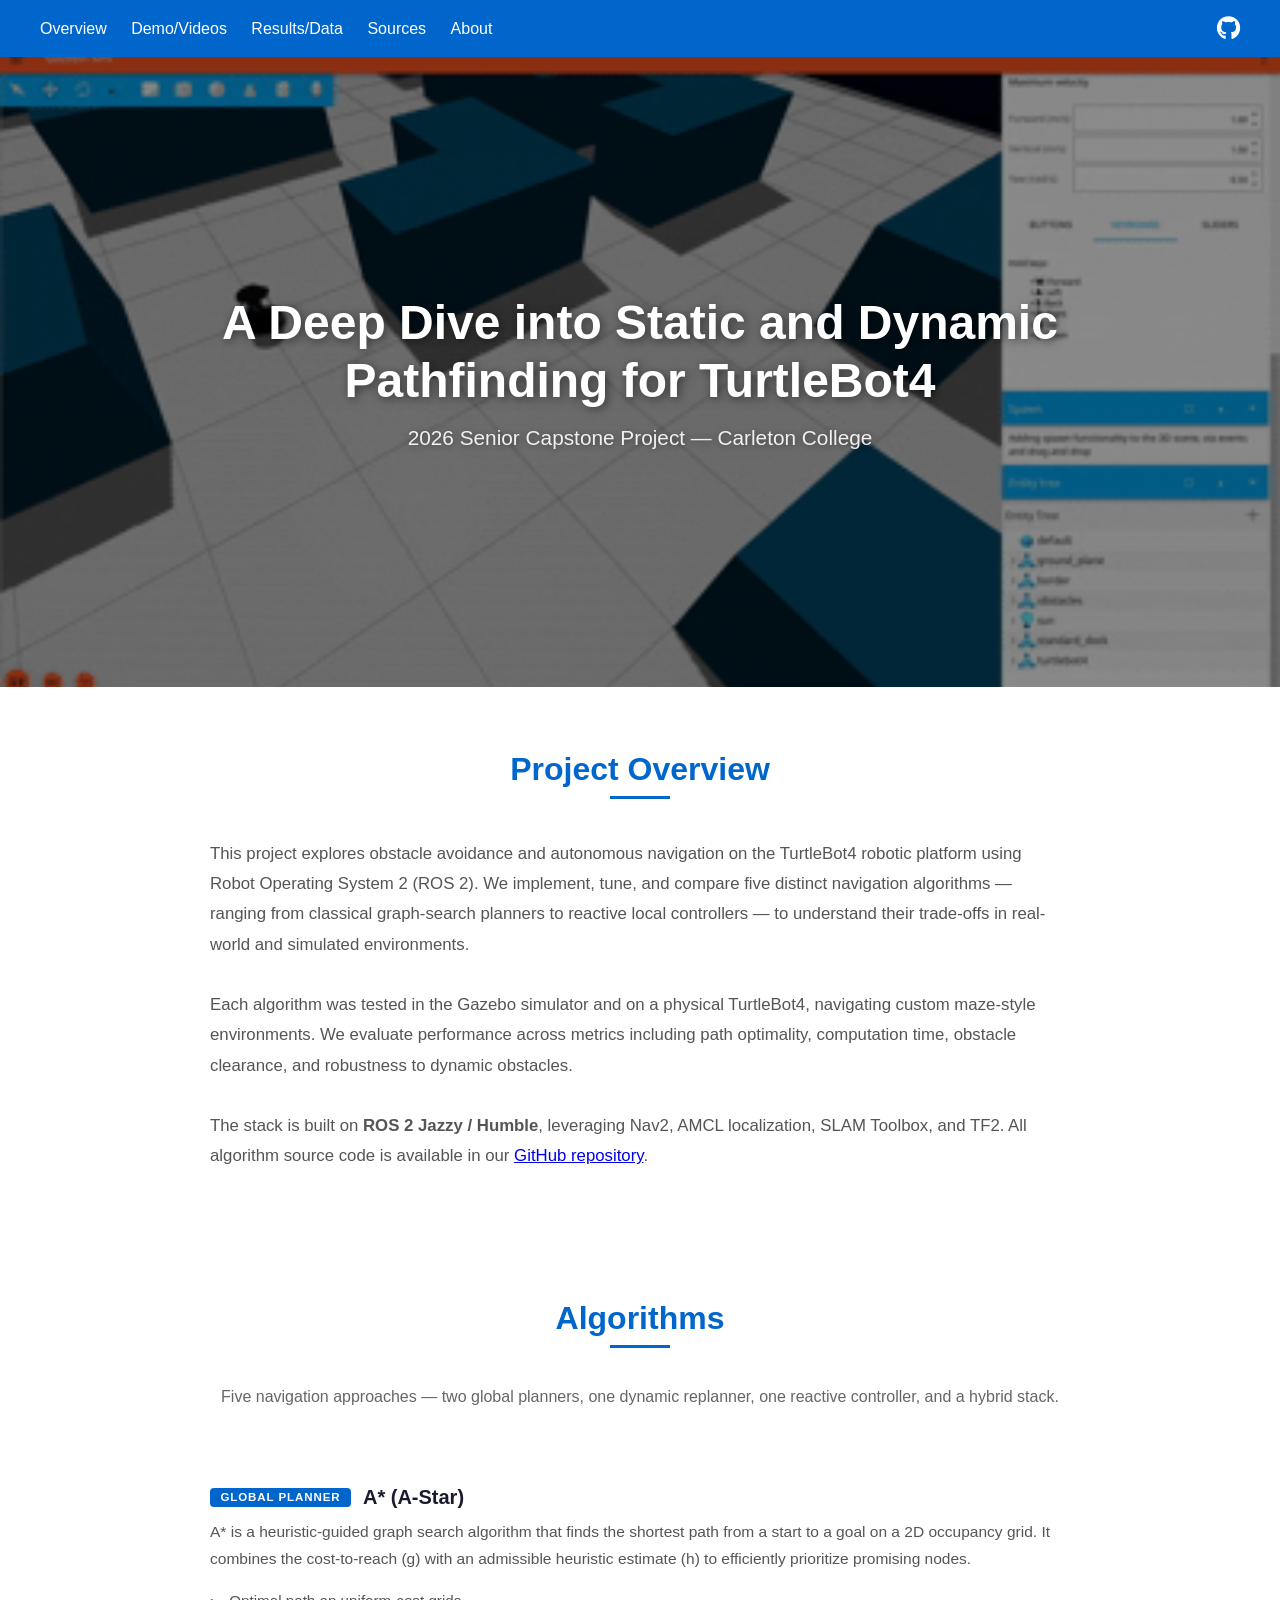
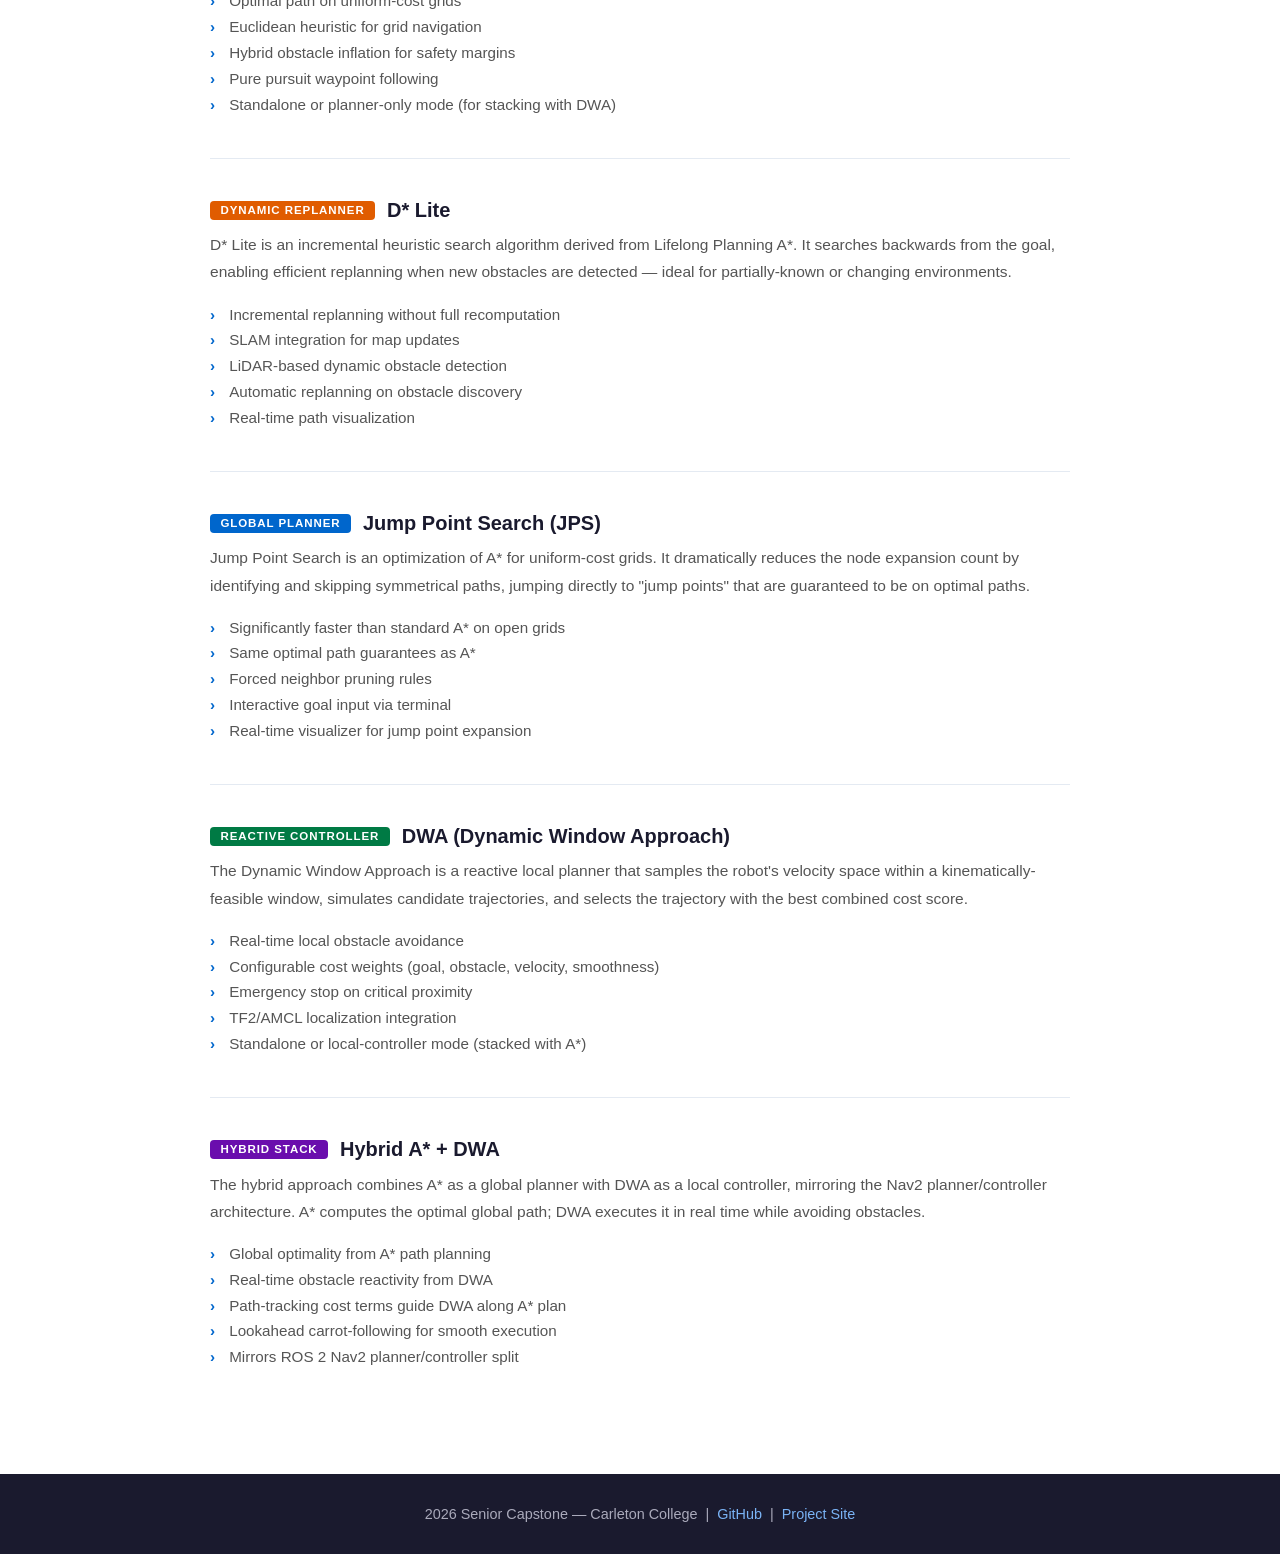
<file: index.html>
<!DOCTYPE html>
<html lang="en">
<head>
    <meta charset="UTF-8">
    <meta name="viewport" content="width=device-width, initial-scale=1.0">
    <title>Obstacle Avoiding Path Planning — Overview</title>
    <link rel="stylesheet" href="style.css">
    <link rel="stylesheet" href="https://cdnjs.cloudflare.com/ajax/libs/font-awesome/6.0.0/css/all.min.css">
</head>
<body>

    <header>
        <nav class="navbar">
            <div class="nav-links">
                <a href="index.html">Overview</a>
                <a href="demos.html">Demo/Videos</a>
                <a href="results.html">Results/Data</a>
                <a href="sources.html">Sources</a>
                <a href="about.html">About</a>
            </div>
            <div class="nav-icon">
                <a href="https://github.com/Raccoonee/obstacle-avoidance-comps" target="_blank" title="GitHub Repository">
                    <i class="fab fa-github"></i>
                </a>
            </div>
        </nav>
    </header>

    <main>

        <!-- HERO -->
        <section class="hero-section">
            <div class="hero-content">
                <h1>A Deep Dive into Static and Dynamic<br>Pathfinding for TurtleBot4</h1>
                <h3>2026 Senior Capstone Project &mdash; Carleton College</h3>
            </div>
        </section>

        <!-- PROJECT OVERVIEW -->
        <section class="section">
            <h2 class="section-title">Project Overview</h2>
            <hr class="section-divider">
            <div class="text-box">
                <p>
                    This project explores obstacle avoidance and autonomous navigation on the TurtleBot4 robotic platform
                    using Robot Operating System 2 (ROS 2). We implement, tune, and compare five distinct navigation algorithms — ranging from
                    classical graph-search planners to reactive local controllers — to understand their trade-offs in
                    real-world and simulated environments.
                </p>
                <br>
                <p>
                    Each algorithm was tested in the Gazebo simulator and on a physical TurtleBot4, navigating custom
                    maze-style environments. We evaluate performance across metrics including path optimality, computation
                    time, obstacle clearance, and robustness to dynamic obstacles.
                </p>
                <br>
                <p>
                    The stack is built on <strong>ROS 2 Jazzy / Humble</strong>, leveraging Nav2, AMCL localization,
                    SLAM Toolbox, and TF2. All algorithm source code is available in our
                    <a href="https://github.com/Raccoonee/obstacle-avoidance-comps" target="_blank">GitHub repository</a>.
                </p>
            </div>
        </section>

        <!-- ALGORITHMS -->
        <section class="section">
            <div class="section-inner">
                <h2 class="section-title">Algorithms</h2>
                <hr class="section-divider">
                <p class="section-subtitle">Five navigation approaches — two global planners, one dynamic replanner, one reactive controller, and a hybrid stack.</p>

                <div class="algorithm-scroll">

                    <!-- A* -->
                    <div class="algorithm-row">
                        <div class="algo-row-label">
                            <span class="algo-tag">Global Planner</span>
                            <h3>A* (A-Star)</h3>
                        </div>
                        <div class="algo-row-content">
                            <p>
                                A* is a heuristic-guided graph search algorithm that finds the shortest path from a start
                                to a goal on a 2D occupancy grid. It combines the cost-to-reach (g) with an admissible
                                heuristic estimate (h) to efficiently prioritize promising nodes.
                            </p>
                            <ul class="algo-features">
                                <li>Optimal path on uniform-cost grids</li>
                                <li>Euclidean heuristic for grid navigation</li>
                                <li>Hybrid obstacle inflation for safety margins</li>
                                <li>Pure pursuit waypoint following</li>
                                <li>Standalone or planner-only mode (for stacking with DWA)</li>
                            </ul>
                        </div>
                    </div>

                    <!-- D* Lite -->
                    <div class="algorithm-row">
                        <div class="algo-row-label">
                            <span class="algo-tag dynamic">Dynamic Replanner</span>
                            <h3>D* Lite</h3>
                        </div>
                        <div class="algo-row-content">
                            <p>
                                D* Lite is an incremental heuristic search algorithm derived from Lifelong Planning A*.
                                It searches backwards from the goal, enabling efficient replanning when new obstacles
                                are detected — ideal for partially-known or changing environments.
                            </p>
                            <ul class="algo-features">
                                <li>Incremental replanning without full recomputation</li>
                                <li>SLAM integration for map updates</li>
                                <li>LiDAR-based dynamic obstacle detection</li>
                                <li>Automatic replanning on obstacle discovery</li>
                                <li>Real-time path visualization</li>
                            </ul>
                        </div>
                    </div>

                    <!-- Jump Point Search -->
                    <div class="algorithm-row">
                        <div class="algo-row-label">
                            <span class="algo-tag">Global Planner</span>
                            <h3>Jump Point Search (JPS)</h3>
                        </div>
                        <div class="algo-row-content">
                            <p>
                                Jump Point Search is an optimization of A* for uniform-cost grids. It dramatically
                                reduces the node expansion count by identifying and skipping symmetrical paths,
                                jumping directly to "jump points" that are guaranteed to be on optimal paths.
                            </p>
                            <ul class="algo-features">
                                <li>Significantly faster than standard A* on open grids</li>
                                <li>Same optimal path guarantees as A*</li>
                                <li>Forced neighbor pruning rules</li>
                                <li>Interactive goal input via terminal</li>
                                <li>Real-time visualizer for jump point expansion</li>
                            </ul>
                        </div>
                    </div>

                    <!-- DWA -->
                    <div class="algorithm-row">
                        <div class="algo-row-label">
                            <span class="algo-tag reactive">Reactive Controller</span>
                            <h3>DWA (Dynamic Window Approach)</h3>
                        </div>
                        <div class="algo-row-content">
                            <p>
                                The Dynamic Window Approach is a reactive local planner that samples the robot's
                                velocity space within a kinematically-feasible window, simulates candidate trajectories,
                                and selects the trajectory with the best combined cost score.
                            </p>
                            <ul class="algo-features">
                                <li>Real-time local obstacle avoidance</li>
                                <li>Configurable cost weights (goal, obstacle, velocity, smoothness)</li>
                                <li>Emergency stop on critical proximity</li>
                                <li>TF2/AMCL localization integration</li>
                                <li>Standalone or local-controller mode (stacked with A*)</li>
                            </ul>
                        </div>
                    </div>

                    <!-- Hybrid -->
                    <div class="algorithm-row">
                        <div class="algo-row-label">
                            <span class="algo-tag hybrid">Hybrid Stack</span>
                            <h3>Hybrid A* + DWA</h3>
                        </div>
                        <div class="algo-row-content">
                            <p>
                                The hybrid approach combines A* as a global planner with DWA as a local controller,
                                mirroring the Nav2 planner/controller architecture. A* computes the optimal global
                                path; DWA executes it in real time while avoiding obstacles.
                            </p>
                            <ul class="algo-features">
                                <li>Global optimality from A* path planning</li>
                                <li>Real-time obstacle reactivity from DWA</li>
                                <li>Path-tracking cost terms guide DWA along A* plan</li>
                                <li>Lookahead carrot-following for smooth execution</li>
                                <li>Mirrors ROS 2 Nav2 planner/controller split</li>
                            </ul>
                        </div>
                    </div>

                </div>
            </div>
        </section>

    </main>

    <footer>
        <p>
            2026 Senior Capstone &mdash; Carleton College &nbsp;|&nbsp;
            <a href="https://github.com/Raccoonee/obstacle-avoidance-comps" target="_blank">GitHub</a>
            &nbsp;|&nbsp;
            <a href="https://katsmiricinschi.github.io/obstacleavoidingpathplanning/" target="_blank">Project Site</a>
        </p>
    </footer>

</body>
</html>
</file>
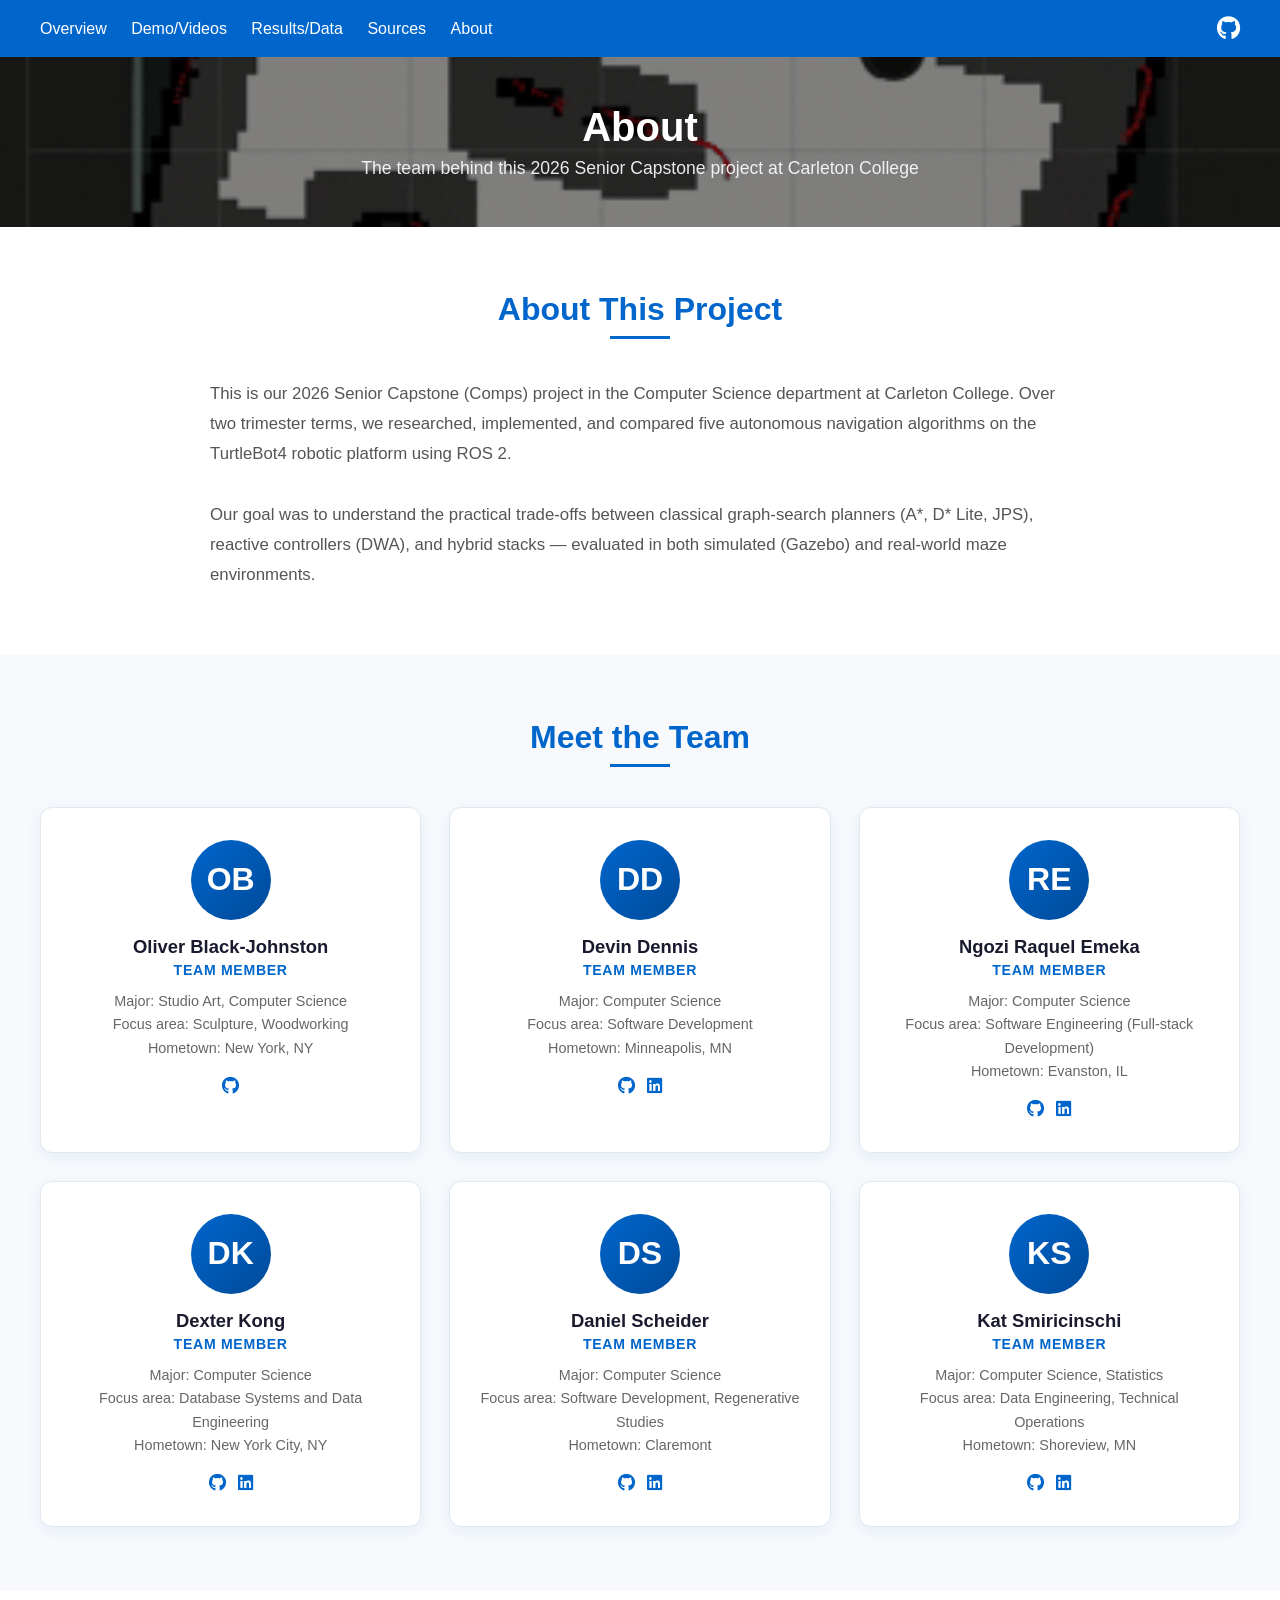
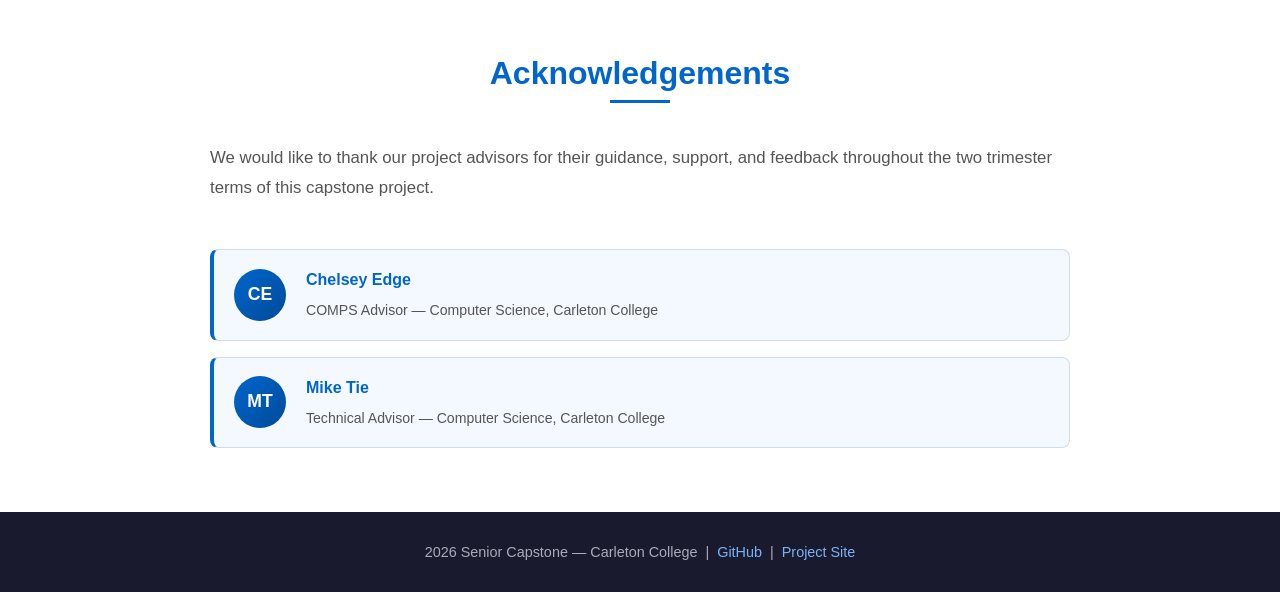
<file: about.html>
<!DOCTYPE html>
<html lang="en">
<head>
    <meta charset="UTF-8">
    <meta name="viewport" content="width=device-width, initial-scale=1.0">
    <title>Obstacle Avoiding Path Planning — About</title>
    <link rel="stylesheet" href="style.css">
    <link rel="stylesheet" href="https://cdnjs.cloudflare.com/ajax/libs/font-awesome/6.0.0/css/all.min.css">
</head>
<body>

    <header>
        <nav class="navbar">
            <div class="nav-links">
                <a href="index.html">Overview</a>
                <a href="demos.html">Demo/Videos</a>
                <a href="results.html">Results/Data</a>
                <a href="sources.html">Sources</a>
                <a href="about.html">About</a>
            </div>
            <div class="nav-icon">
                <a href="https://github.com/Raccoonee/obstacle-avoidance-comps" target="_blank" title="GitHub Repository">
                    <i class="fab fa-github"></i>
                </a>
            </div>
        </nav>
    </header>

    <main>

        <div class="page-header">
            <h1>About</h1>
            <p>The team behind this 2026 Senior Capstone project at Carleton College</p>
        </div>

        <!-- PROJECT BLURB -->
        <section class="section">
            <h2 class="section-title">About This Project</h2>
            <hr class="section-divider">
            <div class="text-box">
                <p>
                    This is our 2026 Senior Capstone (Comps) project in the Computer Science department at
                    Carleton College. Over two trimester terms, we researched, implemented, and compared
                    five autonomous navigation algorithms on the TurtleBot4 robotic platform using ROS 2.
                </p>
                <br>
                <p>
                    Our goal was to understand the practical trade-offs between classical graph-search planners
                    (A*, D* Lite, JPS), reactive controllers (DWA), and hybrid stacks — evaluated in both
                    simulated (Gazebo) and real-world maze environments.
                </p>
            </div>
        </section>

        <!-- TEAM -->
        <section class="section-alt">
            <div class="section-inner">
                <h2 class="section-title">Meet the Team</h2>
                <hr class="section-divider">

                <div class="team-grid">

                    <!-- Oliver Black-Johnston -->
                    <div class="team-card">
                        <div class="team-avatar">OB</div>
                        <h3>Oliver Black-Johnston</h3>
                        <p class="team-role">Team Member</p>
                        <p class="team-bio">
                            Major: Studio Art, Computer Science<br>
                            Focus area: Sculpture, Woodworking<br>
                            Hometown: New York, NY
                        </p>
                        <div class="team-links">
                            <a href="https://github.com/OBJ2026" title="GitHub" target="_blank"><i class="fab fa-github"></i></a>
                        </div>
                    </div>

                    <!-- Devin Dennis -->
                    <div class="team-card">
                        <div class="team-avatar">DD</div>
                        <h3>Devin Dennis</h3>
                        <p class="team-role">Team Member</p>
                        <p class="team-bio">
                            Major: Computer Science<br>
                            Focus area: Software Development<br>
                            Hometown: Minneapolis, MN
                        </p>
                        <div class="team-links">
                            <a href="https://github.com/Raccoonee" title="GitHub" target="_blank"><i class="fab fa-github"></i></a>
                            <a href="https://www.linkedin.com/in/devin-dennis-0105341b3/" title="LinkedIn" target="_blank"><i class="fab fa-linkedin"></i></a>
                        </div>
                    </div>

                    <!-- Raquel Emeka -->
                    <div class="team-card">
                        <div class="team-avatar">RE</div>
                        <h3>Ngozi Raquel Emeka</h3>
                        <p class="team-role">Team Member</p>
                        <p class="team-bio">
                            Major: Computer Science<br>
                            Focus area: Software Engineering (Full-stack Development)<br>
                            Hometown: Evanston, IL
                        </p>
                        <div class="team-links">
                            <a href="https://github.com/Raquelemeka" title="GitHub" target="_blank"><i class="fab fa-github"></i></a>
                            <a href="https://www.linkedin.com/in/raquel-emeka/" title="LinkedIn" target="_blank"><i class="fab fa-linkedin"></i></a>
                        </div>
                    </div>

                    <!-- Dexter Kong -->
                    <div class="team-card">
                        <div class="team-avatar">DK</div>
                        <h3>Dexter Kong</h3>
                        <p class="team-role">Team Member</p>
                        <p class="team-bio">
                            Major: Computer Science<br>
                            Focus area: Database Systems and Data Engineering<br>
                            Hometown: New York City, NY
                        </p>
                        <div class="team-links">
                            <a href="https://github.com/dk9643" title="GitHub" target="_blank"><i class="fab fa-github"></i></a>
                            <a href="https://www.linkedin.com/in/dexter-kong-920b162aa/" title="LinkedIn" target="_blank"><i class="fab fa-linkedin"></i></a>
                        </div>
                    </div>

                    <!-- Daniel Scheider -->
                    <div class="team-card">
                        <div class="team-avatar">DS</div>
                        <h3>Daniel Scheider</h3>
                        <p class="team-role">Team Member</p>
                        <p class="team-bio">
                            Major: Computer Science<br>
                            Focus area: Software Development, Regenerative Studies<br>
                            Hometown: Claremont
                        </p>
                        <div class="team-links">
                            <a href="https://github.com/decsdan" title="GitHub" target="_blank"><i class="fab fa-github"></i></a>
                            <a href="https://www.linkedin.com/in/daniel-scheider-459a231a5/" title="LinkedIn" target="_blank"><i class="fab fa-linkedin"></i></a>
                        </div>
                    </div>

                    <!-- Kat Smiricinschi -->
                    <div class="team-card">
                        <div class="team-avatar">KS</div>
                        <h3>Kat Smiricinschi</h3>
                        <p class="team-role">Team Member</p>
                        <p class="team-bio">
                            Major: Computer Science, Statistics<br>
                            Focus area: Data Engineering, Technical Operations<br>
                            Hometown: Shoreview, MN
                        </p>
                        <div class="team-links">
                            <a href="https://github.com/katsmiricinschi" title="GitHub" target="_blank"><i class="fab fa-github"></i></a>
                            <a href="https://www.linkedin.com/in/katerina-smiricinschi-451026390/" title="LinkedIn" target="_blank"><i class="fab fa-linkedin"></i></a>
                        </div>
                    </div>

                </div>
            </div>
        </section>

        <!-- ACKNOWLEDGEMENTS -->
        <section class="section">
            <h2 class="section-title">Acknowledgements</h2>
            <hr class="section-divider">
            <div class="text-box">
                <p>
                    We would like to thank our project advisors for their guidance, support, and feedback
                    throughout the two trimester terms of this capstone project.
                </p>
                <br>
                <div class="acknowledgement-cards">

                    <div class="ack-card">
                        <div class="ack-avatar">CE</div>
                        <div class="ack-info">
                            <h4><a href="https://www.carleton.edu/directory/cedge/" target="_blank">Chelsey Edge</a></h4>
                            <p>COMPS Advisor &mdash; Computer Science, Carleton College</p>
                        </div>
                    </div>

                    <div class="ack-card">
                        <div class="ack-avatar">MT</div>
                        <div class="ack-info">
                            <h4><a href="https://www.carleton.edu/directory/mtie/" target="_blank">Mike Tie</a></h4>
                            <p>Technical Advisor &mdash; Computer Science, Carleton College</p>
                        </div>
                    </div>

                </div>
            </div>
        </section>

    </main>

    <footer>
        <p>
            2026 Senior Capstone &mdash; Carleton College &nbsp;|&nbsp;
            <a href="https://github.com/Raccoonee/obstacle-avoidance-comps" target="_blank">GitHub</a>
            &nbsp;|&nbsp;
            <a href="https://katsmiricinschi.github.io/obstacleavoidingpathplanning/" target="_blank">Project Site</a>
        </p>
    </footer>

</body>
</html>
</file>
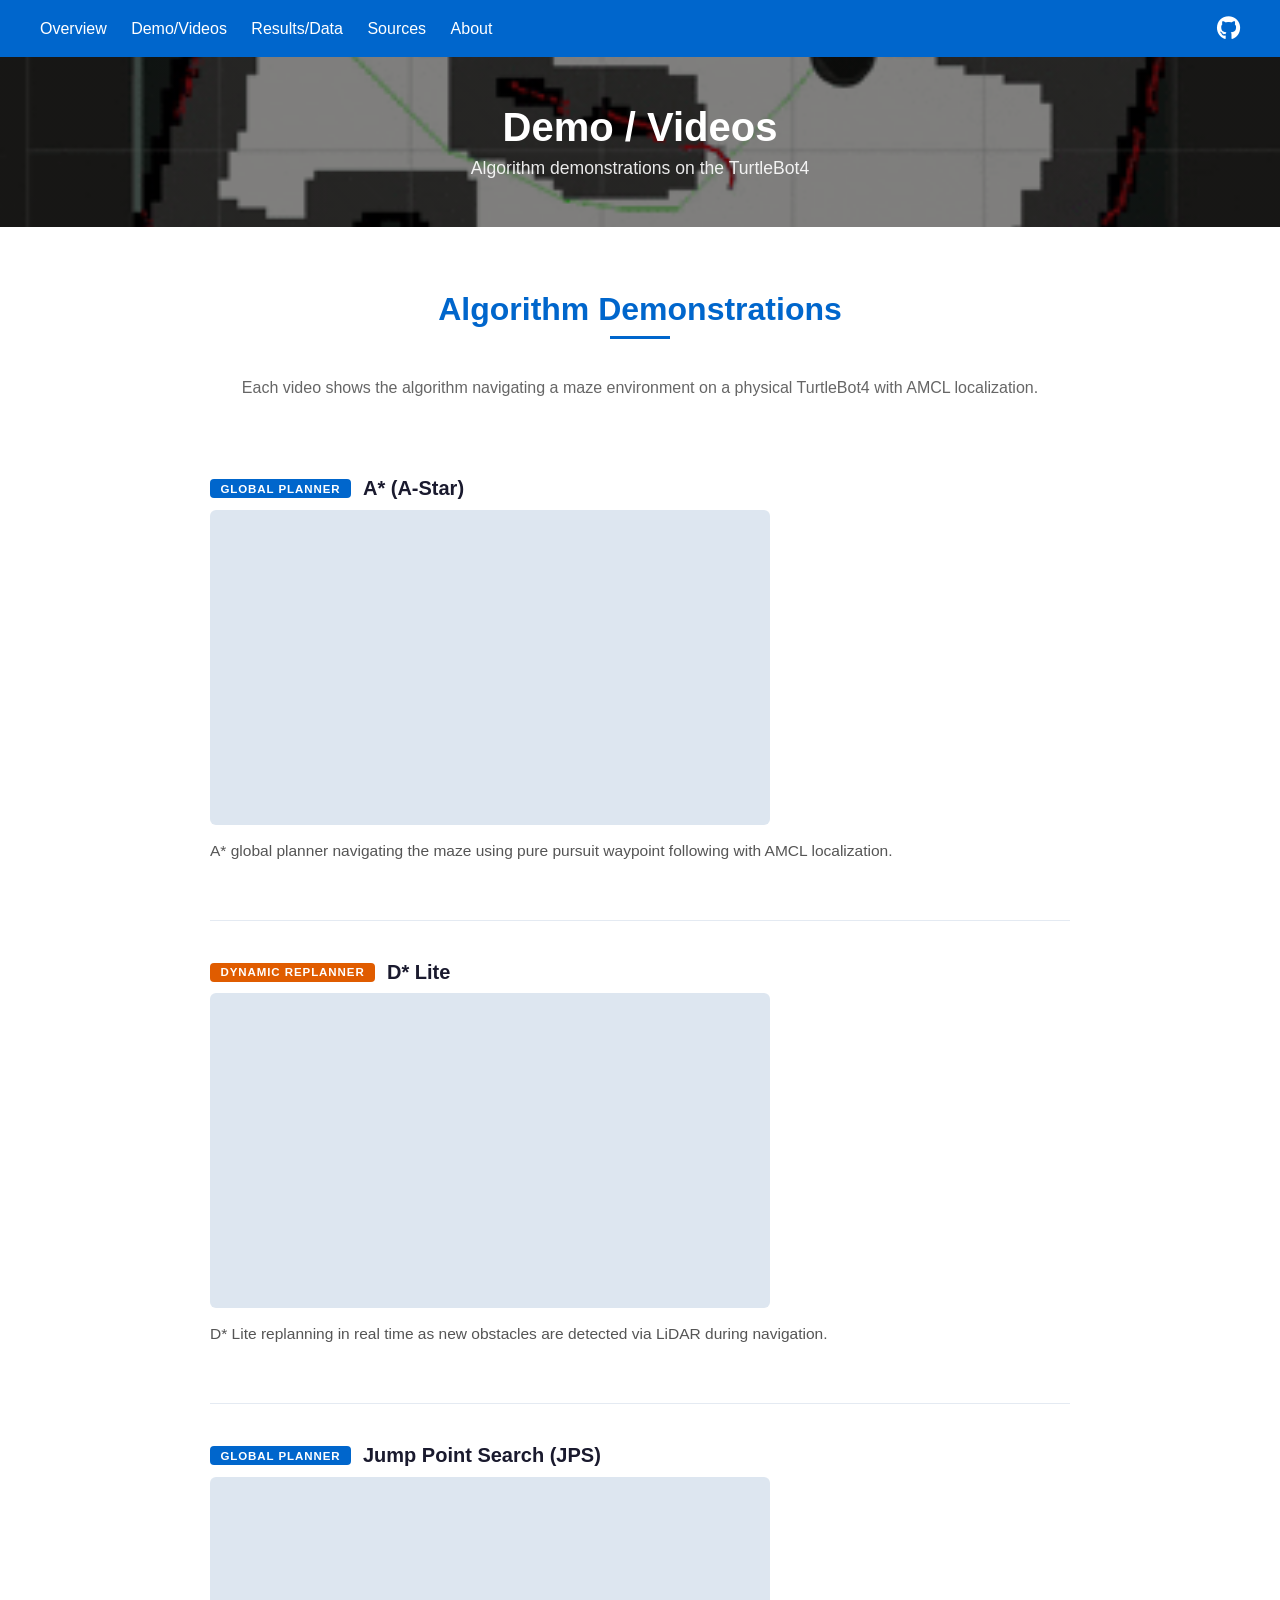
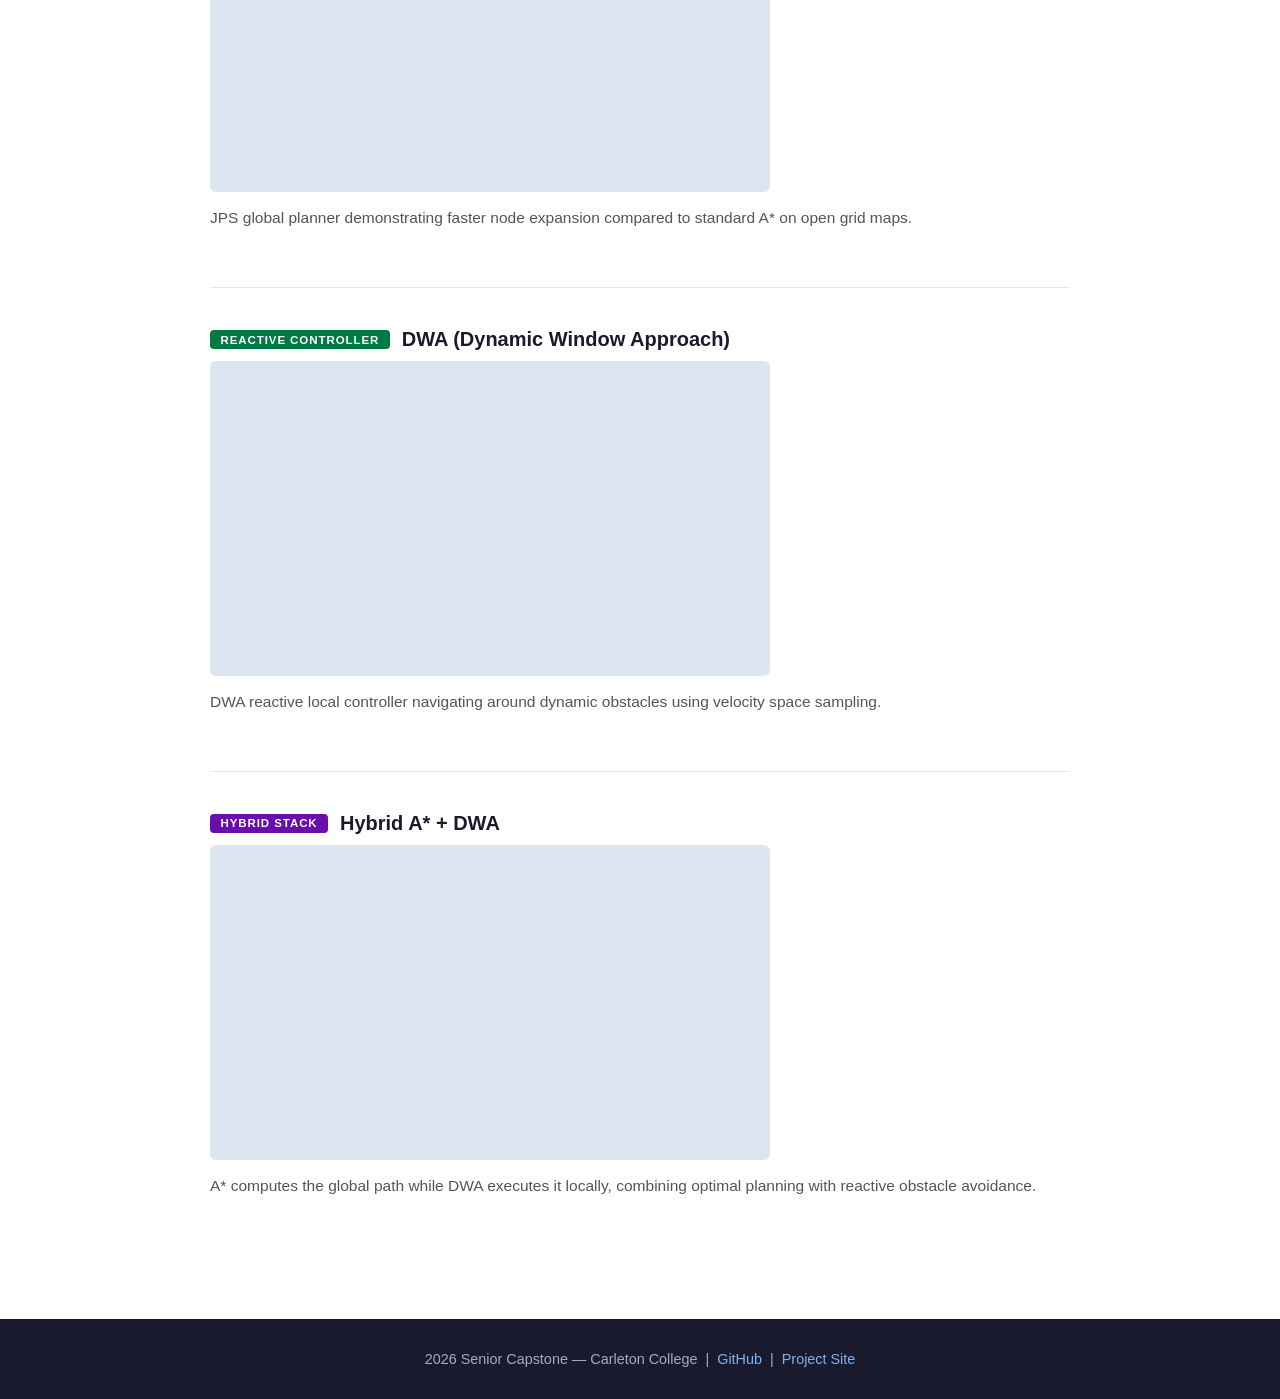
<file: demos.html>
<!DOCTYPE html>
<html lang="en">
<head>
    <meta charset="UTF-8">
    <meta name="viewport" content="width=device-width, initial-scale=1.0">
    <title>Obstacle Avoiding Path Planning — Demo / Videos</title>
    <link rel="stylesheet" href="style.css">
    <link rel="stylesheet" href="https://cdnjs.cloudflare.com/ajax/libs/font-awesome/6.0.0/css/all.min.css">
</head>
<body>

    <header>
        <nav class="navbar">
            <div class="nav-links">
                <a href="index.html">Overview</a>
                <a href="demos.html">Demo/Videos</a>
                <a href="results.html">Results/Data</a>
                <a href="sources.html">Sources</a>
                <a href="about.html">About</a>
            </div>
            <div class="nav-icon">
                <a href="https://github.com/Raccoonee/obstacle-avoidance-comps" target="_blank" title="GitHub Repository">
                    <i class="fab fa-github"></i>
                </a>
            </div>
        </nav>
    </header>

    <main>

        <div class="page-header">
            <h1>Demo / Videos</h1>
            <p>Algorithm demonstrations on the TurtleBot4</p>
        </div>

        <!-- VIDEO SECTION -->
        <section class="section">
            <h2 class="section-title">Algorithm Demonstrations</h2>
            <hr class="section-divider">
            <p class="section-subtitle">Each video shows the algorithm navigating a maze environment on a physical TurtleBot4 with AMCL localization.</p>

            <div class="algorithm-scroll">

                <!-- A* -->
                <div class="algorithm-row">
                    <div class="algo-row-label">
                        <span class="algo-tag">Global Planner</span>
                        <h3>A* (A-Star)</h3>
                    </div>
                    <div class="algo-row-content">
                        <div class="video-embed">
                            <iframe src="https://www.youtube.com/embed/avuCB1ORddg" allowfullscreen></iframe>
                        </div>
                        <p style="margin-top:0.75rem;">A* global planner navigating the maze using pure pursuit waypoint following with AMCL localization.</p>
                    </div>
                </div>

                <!-- D* Lite -->
                <div class="algorithm-row">
                    <div class="algo-row-label">
                        <span class="algo-tag dynamic">Dynamic Replanner</span>
                        <h3>D* Lite</h3>
                    </div>
                    <div class="algo-row-content">
                        <div class="video-embed">
                            <iframe src="https://www.youtube.com/embed/7MjFiV_Epbw" allowfullscreen></iframe>
                        </div>
                        <p style="margin-top:0.75rem;">D* Lite replanning in real time as new obstacles are detected via LiDAR during navigation.</p>
                    </div>
                </div>

                <!-- JPS -->
                <div class="algorithm-row">
                    <div class="algo-row-label">
                        <span class="algo-tag">Global Planner</span>
                        <h3>Jump Point Search (JPS)</h3>
                    </div>
                    <div class="algo-row-content">
                        <div class="video-embed">
                            <iframe src="https://www.youtube.com/embed/ofDKDDl4iF8" allowfullscreen></iframe>
                        </div>
                        <p style="margin-top:0.75rem;">JPS global planner demonstrating faster node expansion compared to standard A* on open grid maps.</p>
                    </div>
                </div>

                <!-- DWA -->
                <div class="algorithm-row">
                    <div class="algo-row-label">
                        <span class="algo-tag reactive">Reactive Controller</span>
                        <h3>DWA (Dynamic Window Approach)</h3>
                    </div>
                    <div class="algo-row-content">
                        <div class="video-embed">
                            <iframe src="https://www.youtube.com/embed/N1UFR5ZDtBw" allowfullscreen></iframe>
                        </div>
                        <p style="margin-top:0.75rem;">DWA reactive local controller navigating around dynamic obstacles using velocity space sampling.</p>
                    </div>
                </div>

                <!-- Hybrid -->
                <div class="algorithm-row">
                    <div class="algo-row-label">
                        <span class="algo-tag hybrid">Hybrid Stack</span>
                        <h3>Hybrid A* + DWA</h3>
                    </div>
                    <div class="algo-row-content">
                        <div class="video-embed">
                            <iframe src="https://www.youtube.com/embed/qLsaDb9cJKI" allowfullscreen></iframe>
                        </div>
                        <p style="margin-top:0.75rem;">A* computes the global path while DWA executes it locally, combining optimal planning with reactive obstacle avoidance.</p>
                    </div>
                </div>

            </div>
        </section>

    </main>

    <footer>
        <p>
            2026 Senior Capstone &mdash; Carleton College &nbsp;|&nbsp;
            <a href="https://github.com/Raccoonee/obstacle-avoidance-comps" target="_blank">GitHub</a>
            &nbsp;|&nbsp;
            <a href="https://katsmiricinschi.github.io/obstacleavoidingpathplanning/" target="_blank">Project Site</a>
        </p>
    </footer>

</body>
</html>
</file>
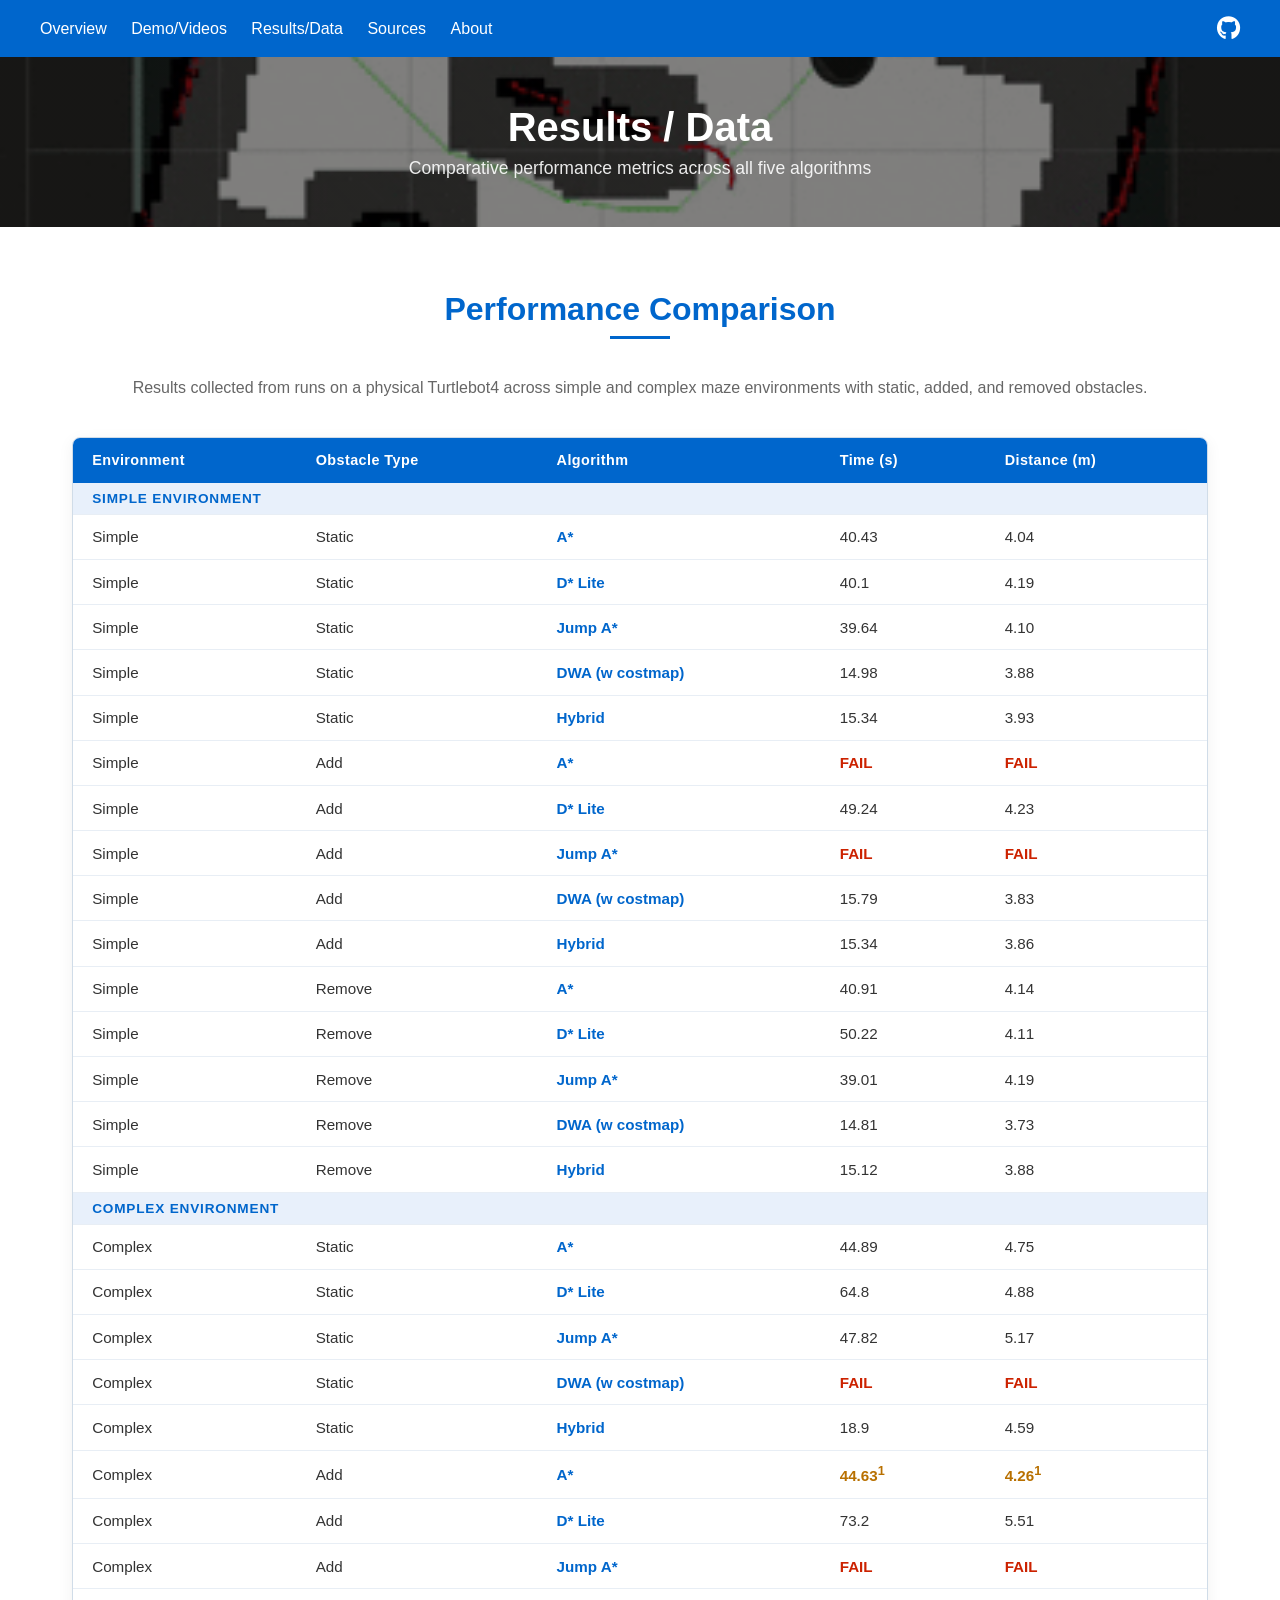
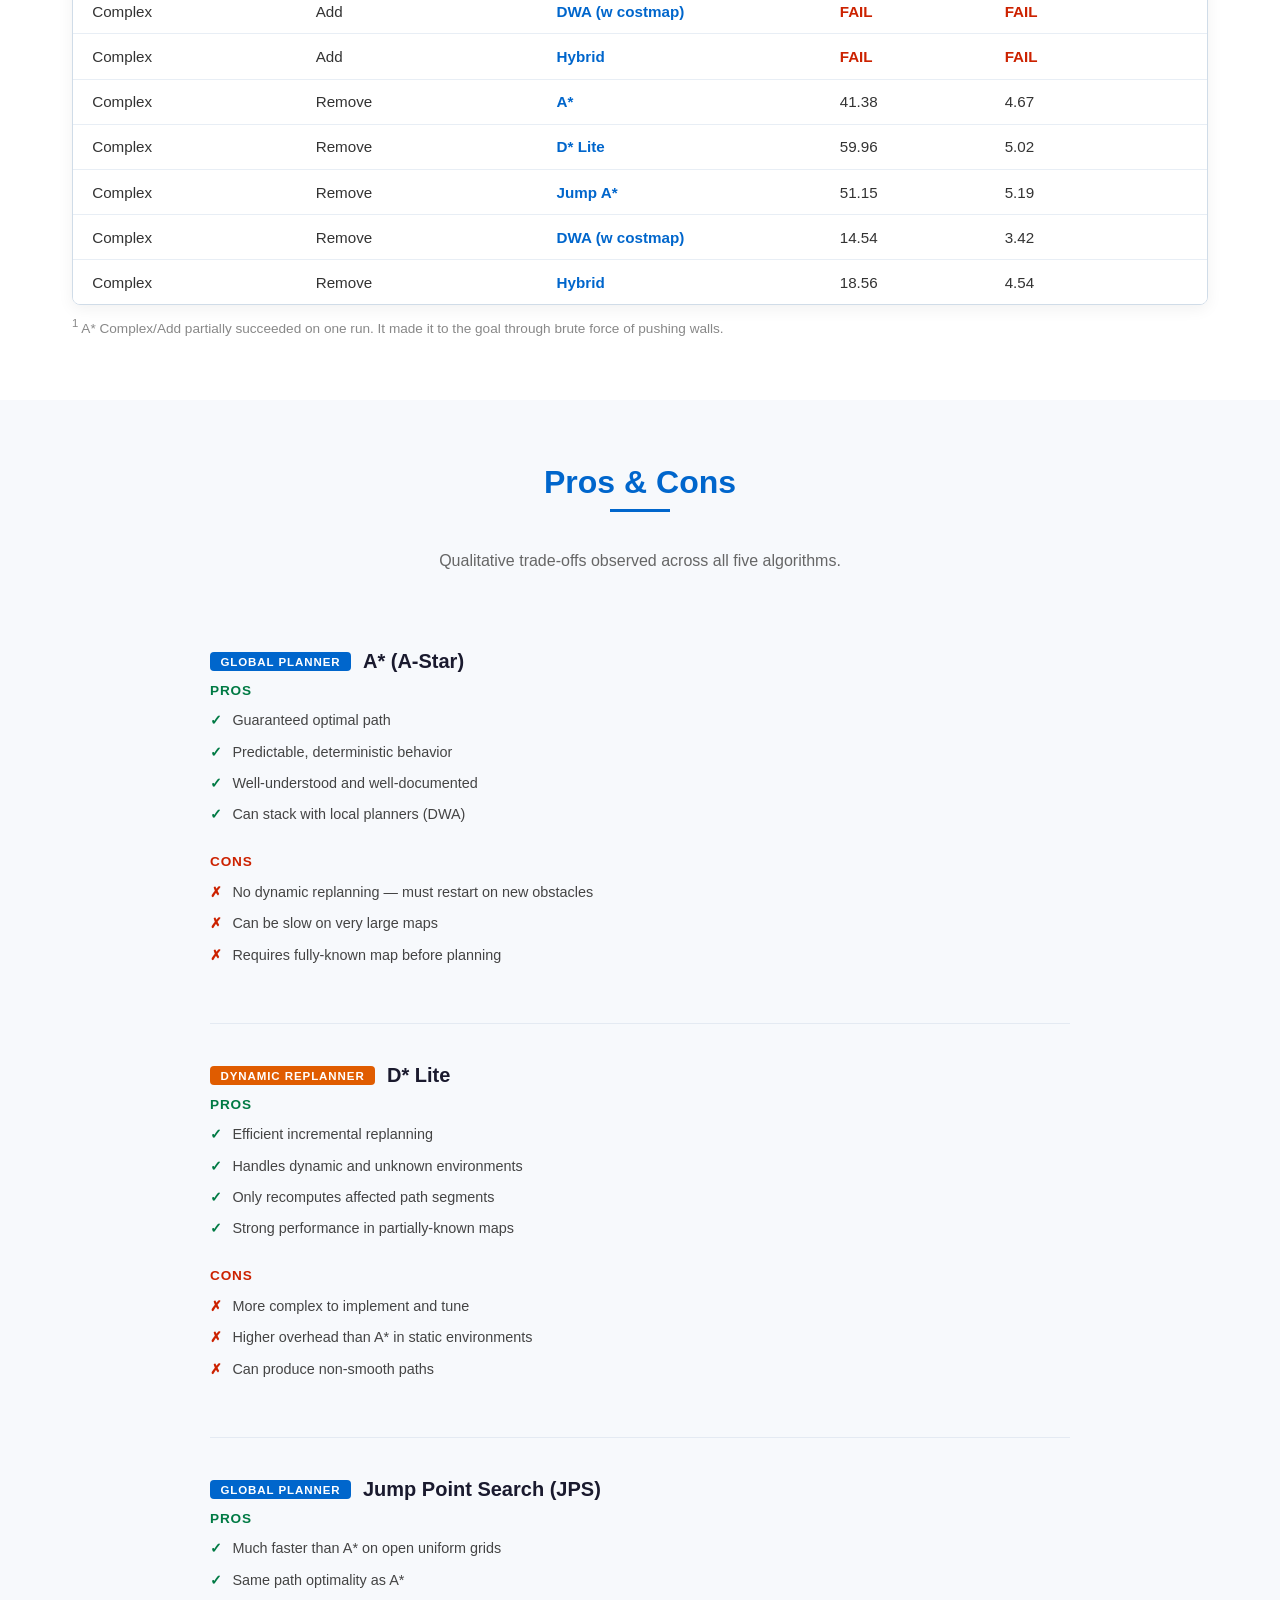
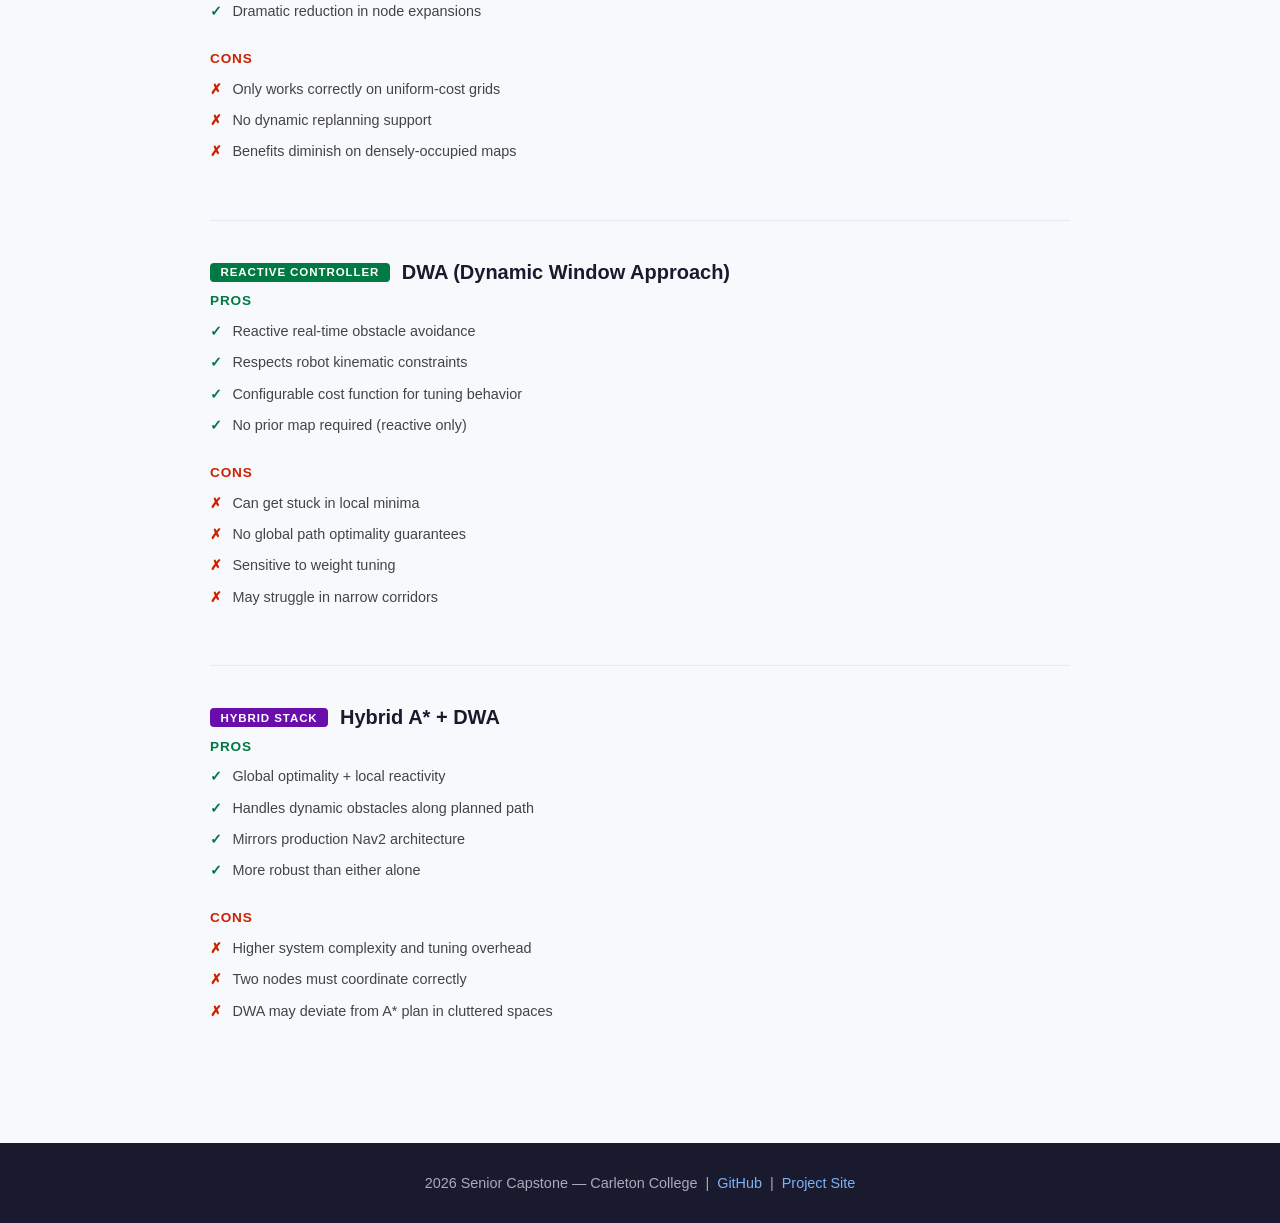
<file: results.html>
<!DOCTYPE html>
<html lang="en">
<head>
    <meta charset="UTF-8">
    <meta name="viewport" content="width=device-width, initial-scale=1.0">
    <title>Obstacle Avoiding Path Planning — Results / Data</title>
    <link rel="stylesheet" href="style.css">
    <link rel="stylesheet" href="https://cdnjs.cloudflare.com/ajax/libs/font-awesome/6.0.0/css/all.min.css">
</head>
<body>

    <header>
        <nav class="navbar">
            <div class="nav-links">
                <a href="index.html">Overview</a>
                <a href="demos.html">Demo/Videos</a>
                <a href="results.html">Results/Data</a>
                <a href="sources.html">Sources</a>
                <a href="about.html">About</a>
            </div>
            <div class="nav-icon">
                <a href="https://github.com/Raccoonee/obstacle-avoidance-comps" target="_blank" title="GitHub Repository">
                    <i class="fab fa-github"></i>
                </a>
            </div>
        </nav>
    </header>

    <main>

        <div class="page-header">
            <h1>Results / Data</h1>
            <p>Comparative performance metrics across all five algorithms</p>
        </div>

        <!-- RESULTS TABLE -->
        <section class="section">
            <h2 class="section-title">Performance Comparison</h2>
            <hr class="section-divider">
            <p class="section-subtitle">Results collected from runs on a physical Turtlebot4 across simple and complex maze environments with static, added, and removed obstacles.</p>

            <div class="results-table-wrapper">
                <table class="results-table">
                    <thead>
                        <tr>
                            <th>Environment</th>
                            <th>Obstacle Type</th>
                            <th>Algorithm</th>
                            <th>Time (s)</th>
                            <th>Distance (m)</th>
                        </tr>
                    </thead>
                    <tbody>
                        <!-- Simple / Static -->
                        <tr class="group-header"><td colspan="5">Simple Environment</td></tr>
                        <tr>
                            <td>Simple</td><td>Static</td>
                            <td class="algo-label">A*</td>
                            <td>40.43</td><td>4.04</td>
                        </tr>
                        <tr>
                            <td>Simple</td><td>Static</td>
                            <td class="algo-label">D* Lite</td>
                            <td>40.1</td><td>4.19</td>
                        </tr>
                        <tr>
                            <td>Simple</td><td>Static</td>
                            <td class="algo-label">Jump A*</td>
                            <td>39.64</td><td>4.10</td>
                        </tr>
                        <tr>
                            <td>Simple</td><td>Static</td>
                            <td class="algo-label">DWA (w costmap)</td>
                            <td>14.98</td><td>3.88</td>
                        </tr>
                        <tr>
                            <td>Simple</td><td>Static</td>
                            <td class="algo-label">Hybrid</td>
                            <td>15.34</td><td>3.93</td>
                        </tr>
                        <!-- Simple / Add -->
                        <tr>
                            <td>Simple</td><td>Add</td>
                            <td class="algo-label">A*</td>
                            <td class="fail">FAIL</td><td class="fail">FAIL</td>
                        </tr>
                        <tr>
                            <td>Simple</td><td>Add</td>
                            <td class="algo-label">D* Lite</td>
                            <td>49.24</td><td>4.23</td>
                        </tr>
                        <tr>
                            <td>Simple</td><td>Add</td>
                            <td class="algo-label">Jump A*</td>
                            <td class="fail">FAIL</td><td class="fail">FAIL</td>
                        </tr>
                        <tr>
                            <td>Simple</td><td>Add</td>
                            <td class="algo-label">DWA (w costmap)</td>
                            <td>15.79</td><td>3.83</td>
                        </tr>
                        <tr>
                            <td>Simple</td><td>Add</td>
                            <td class="algo-label">Hybrid</td>
                            <td>15.34</td><td>3.86</td>
                        </tr>
                        <!-- Simple / Remove -->
                        <tr>
                            <td>Simple</td><td>Remove</td>
                            <td class="algo-label">A*</td>
                            <td>40.91</td><td>4.14</td>
                        </tr>
                        <tr>
                            <td>Simple</td><td>Remove</td>
                            <td class="algo-label">D* Lite</td>
                            <td>50.22</td><td>4.11</td>
                        </tr>
                        <tr>
                            <td>Simple</td><td>Remove</td>
                            <td class="algo-label">Jump A*</td>
                            <td>39.01</td><td>4.19</td>
                        </tr>
                        <tr>
                            <td>Simple</td><td>Remove</td>
                            <td class="algo-label">DWA (w costmap)</td>
                            <td>14.81</td><td>3.73</td>
                        </tr>
                        <tr>
                            <td>Simple</td><td>Remove</td>
                            <td class="algo-label">Hybrid</td>
                            <td>15.12</td><td>3.88</td>
                        </tr>
                        <!-- Complex / Static -->
                        <tr class="group-header"><td colspan="5">Complex Environment</td></tr>
                        <tr>
                            <td>Complex</td><td>Static</td>
                            <td class="algo-label">A*</td>
                            <td>44.89</td><td>4.75</td>
                        </tr>
                        <tr>
                            <td>Complex</td><td>Static</td>
                            <td class="algo-label">D* Lite</td>
                            <td>64.8</td><td>4.88</td>
                        </tr>
                        <tr>
                            <td>Complex</td><td>Static</td>
                            <td class="algo-label">Jump A*</td>
                            <td>47.82</td><td>5.17</td>
                        </tr>
                        <tr>
                            <td>Complex</td><td>Static</td>
                            <td class="algo-label">DWA (w costmap)</td>
                            <td class="fail">FAIL</td><td class="fail">FAIL</td>
                        </tr>
                        <tr>
                            <td>Complex</td><td>Static</td>
                            <td class="algo-label">Hybrid</td>
                            <td>18.9</td><td>4.59</td>
                        </tr>
                        <!-- Complex / Add -->
                        <tr>
                            <td>Complex</td><td>Add</td>
                            <td class="algo-label">A*</td>
                            <td class="fail-partial">44.63<sup>1</sup></td><td class="fail-partial">4.26<sup>1</sup></td>
                        </tr>
                        <tr>
                            <td>Complex</td><td>Add</td>
                            <td class="algo-label">D* Lite</td>
                            <td>73.2</td><td>5.51</td>
                        </tr>
                        <tr>
                            <td>Complex</td><td>Add</td>
                            <td class="algo-label">Jump A*</td>
                            <td class="fail">FAIL</td><td class="fail">FAIL</td>
                        </tr>
                        <tr>
                            <td>Complex</td><td>Add</td>
                            <td class="algo-label">DWA (w costmap)</td>
                            <td class="fail">FAIL</td><td class="fail">FAIL</td>
                        </tr>
                        <tr>
                            <td>Complex</td><td>Add</td>
                            <td class="algo-label">Hybrid</td>
                            <td class="fail">FAIL</td><td class="fail">FAIL</td>
                        </tr>
                        <!-- Complex / Remove -->
                        <tr>
                            <td>Complex</td><td>Remove</td>
                            <td class="algo-label">A*</td>
                            <td>41.38</td><td>4.67</td>
                        </tr>
                        <tr>
                            <td>Complex</td><td>Remove</td>
                            <td class="algo-label">D* Lite</td>
                            <td>59.96</td><td>5.02</td>
                        </tr>
                        <tr>
                            <td>Complex</td><td>Remove</td>
                            <td class="algo-label">Jump A*</td>
                            <td>51.15</td><td>5.19</td>
                        </tr>
                        <tr>
                            <td>Complex</td><td>Remove</td>
                            <td class="algo-label">DWA (w costmap)</td>
                            <td>14.54</td><td>3.42</td>
                        </tr>
                        <tr>
                            <td>Complex</td><td>Remove</td>
                            <td class="algo-label">Hybrid</td>
                            <td>18.56</td><td>4.54</td>
                        </tr>
                    </tbody>
                </table>
            </div>
            <p style="color:#888; font-size:0.85rem; margin-top:0.75rem;"><sup>1</sup> A* Complex/Add partially succeeded on one run. It made it to the goal through brute force of pushing walls.</p>
        </section>

        <!-- PROS AND CONS -->
        <section class="section-alt">
            <div class="section-inner">
                <h2 class="section-title">Pros &amp; Cons</h2>
                <hr class="section-divider">
                <p class="section-subtitle">Qualitative trade-offs observed across all five algorithms.</p>

                <div class="algorithm-scroll">

                    <!-- A* -->
                    <div class="algorithm-row">
                        <div class="algo-row-label">
                            <span class="algo-tag">Global Planner</span>
                            <h3>A* (A-Star)</h3>
                        </div>
                        <div class="algo-row-content pros-cons-inline">
                            <div>
                                <strong class="pros-heading">Pros</strong>
                                <ul class="pros-list">
                                    <li>Guaranteed optimal path</li>
                                    <li>Predictable, deterministic behavior</li>
                                    <li>Well-understood and well-documented</li>
                                    <li>Can stack with local planners (DWA)</li>
                                </ul>
                            </div>
                            <div>
                                <strong class="cons-heading">Cons</strong>
                                <ul class="cons-list">
                                    <li>No dynamic replanning — must restart on new obstacles</li>
                                    <li>Can be slow on very large maps</li>
                                    <li>Requires fully-known map before planning</li>
                                </ul>
                            </div>
                        </div>
                    </div>

                    <!-- D* Lite -->
                    <div class="algorithm-row">
                        <div class="algo-row-label">
                            <span class="algo-tag dynamic">Dynamic Replanner</span>
                            <h3>D* Lite</h3>
                        </div>
                        <div class="algo-row-content pros-cons-inline">
                            <div>
                                <strong class="pros-heading">Pros</strong>
                                <ul class="pros-list">
                                    <li>Efficient incremental replanning</li>
                                    <li>Handles dynamic and unknown environments</li>
                                    <li>Only recomputes affected path segments</li>
                                    <li>Strong performance in partially-known maps</li>
                                </ul>
                            </div>
                            <div>
                                <strong class="cons-heading">Cons</strong>
                                <ul class="cons-list">
                                    <li>More complex to implement and tune</li>
                                    <li>Higher overhead than A* in static environments</li>
                                    <li>Can produce non-smooth paths</li>
                                </ul>
                            </div>
                        </div>
                    </div>

                    <!-- JPS -->
                    <div class="algorithm-row">
                        <div class="algo-row-label">
                            <span class="algo-tag">Global Planner</span>
                            <h3>Jump Point Search (JPS)</h3>
                        </div>
                        <div class="algo-row-content pros-cons-inline">
                            <div>
                                <strong class="pros-heading">Pros</strong>
                                <ul class="pros-list">
                                    <li>Much faster than A* on open uniform grids</li>
                                    <li>Same path optimality as A*</li>
                                    <li>Dramatic reduction in node expansions</li>
                                </ul>
                            </div>
                            <div>
                                <strong class="cons-heading">Cons</strong>
                                <ul class="cons-list">
                                    <li>Only works correctly on uniform-cost grids</li>
                                    <li>No dynamic replanning support</li>
                                    <li>Benefits diminish on densely-occupied maps</li>
                                </ul>
                            </div>
                        </div>
                    </div>

                    <!-- DWA -->
                    <div class="algorithm-row">
                        <div class="algo-row-label">
                            <span class="algo-tag reactive">Reactive Controller</span>
                            <h3>DWA (Dynamic Window Approach)</h3>
                        </div>
                        <div class="algo-row-content pros-cons-inline">
                            <div>
                                <strong class="pros-heading">Pros</strong>
                                <ul class="pros-list">
                                    <li>Reactive real-time obstacle avoidance</li>
                                    <li>Respects robot kinematic constraints</li>
                                    <li>Configurable cost function for tuning behavior</li>
                                    <li>No prior map required (reactive only)</li>
                                </ul>
                            </div>
                            <div>
                                <strong class="cons-heading">Cons</strong>
                                <ul class="cons-list">
                                    <li>Can get stuck in local minima</li>
                                    <li>No global path optimality guarantees</li>
                                    <li>Sensitive to weight tuning</li>
                                    <li>May struggle in narrow corridors</li>
                                </ul>
                            </div>
                        </div>
                    </div>

                    <!-- Hybrid -->
                    <div class="algorithm-row">
                        <div class="algo-row-label">
                            <span class="algo-tag hybrid">Hybrid Stack</span>
                            <h3>Hybrid A* + DWA</h3>
                        </div>
                        <div class="algo-row-content pros-cons-inline">
                            <div>
                                <strong class="pros-heading">Pros</strong>
                                <ul class="pros-list">
                                    <li>Global optimality + local reactivity</li>
                                    <li>Handles dynamic obstacles along planned path</li>
                                    <li>Mirrors production Nav2 architecture</li>
                                    <li>More robust than either alone</li>
                                </ul>
                            </div>
                            <div>
                                <strong class="cons-heading">Cons</strong>
                                <ul class="cons-list">
                                    <li>Higher system complexity and tuning overhead</li>
                                    <li>Two nodes must coordinate correctly</li>
                                    <li>DWA may deviate from A* plan in cluttered spaces</li>
                                </ul>
                            </div>
                        </div>
                    </div>

                </div>
            </div>
        </section>

    </main>

    <footer>
        <p>
            2026 Senior Capstone &mdash; Carleton College &nbsp;|&nbsp;
            <a href="https://github.com/Raccoonee/obstacle-avoidance-comps" target="_blank">GitHub</a>
            &nbsp;|&nbsp;
            <a href="https://katsmiricinschi.github.io/obstacleavoidingpathplanning/" target="_blank">Project Site</a>
        </p>
    </footer>

</body>
</html>
</file>
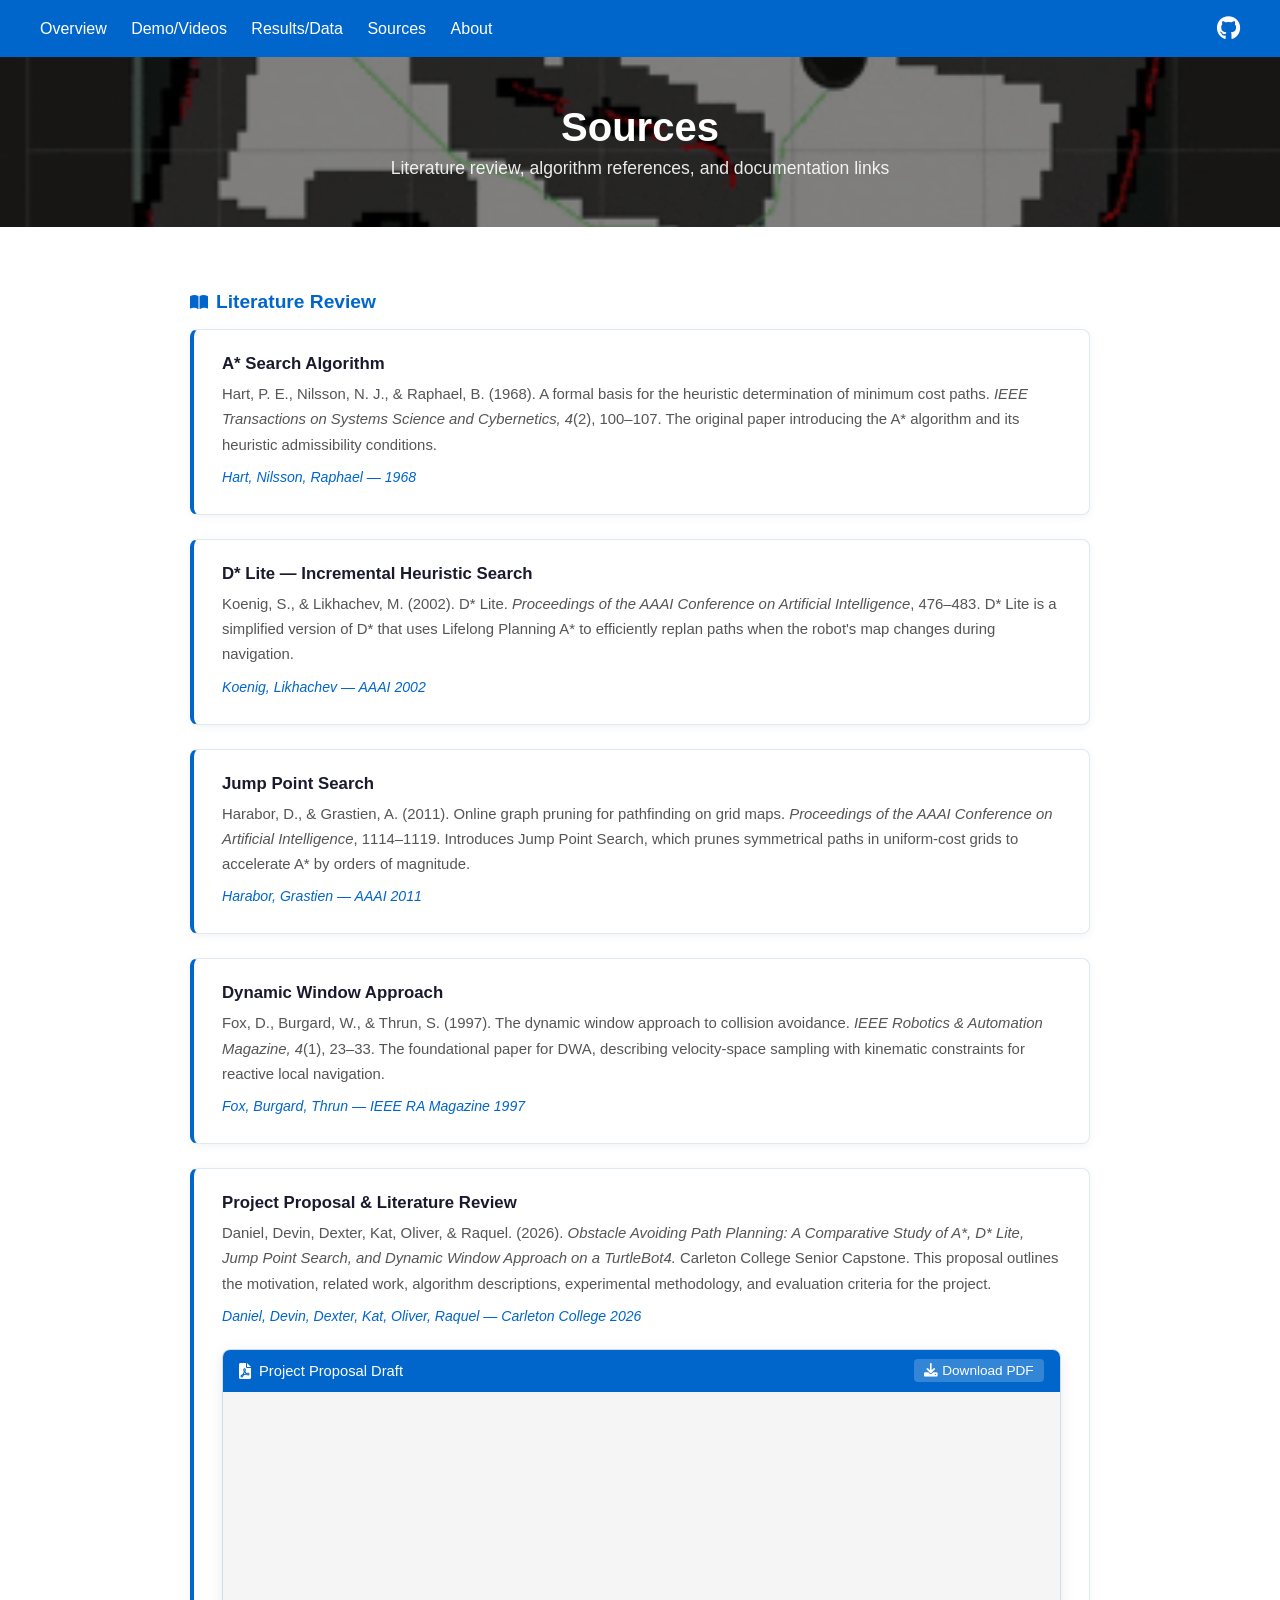
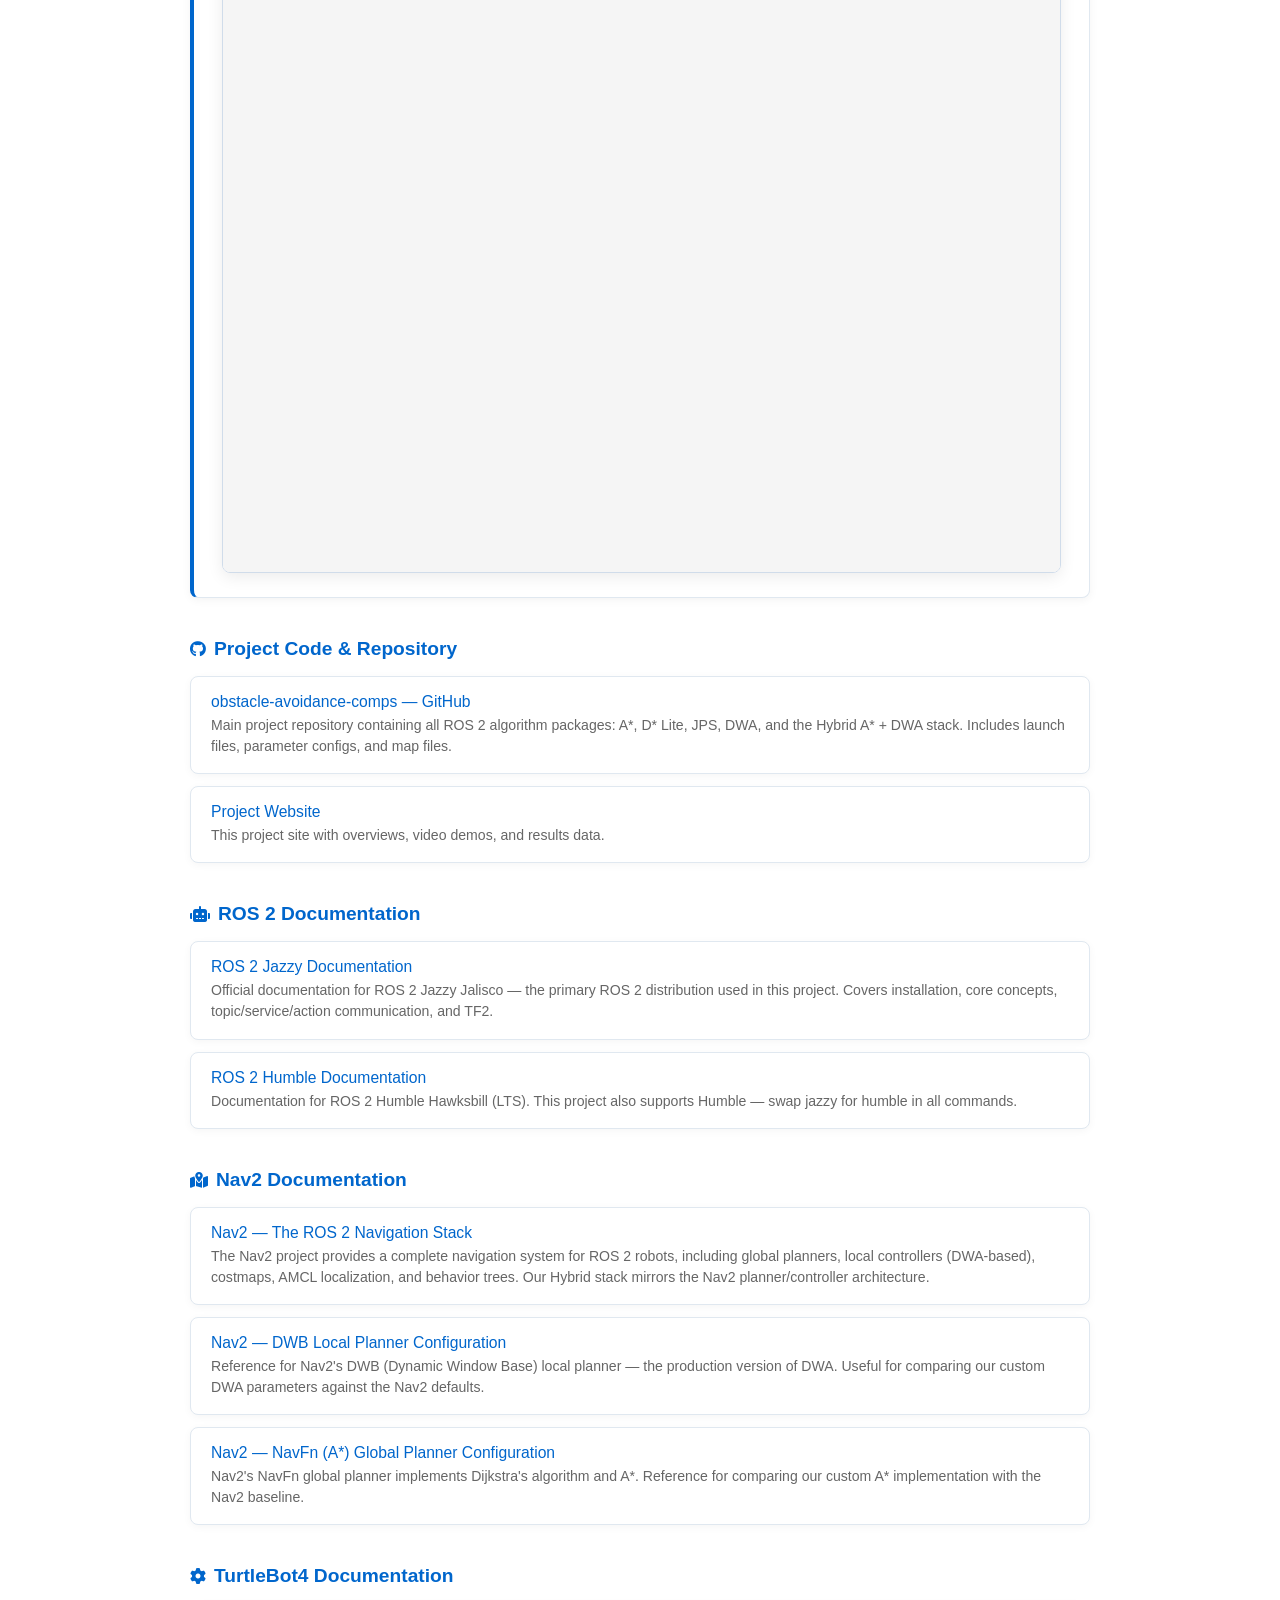
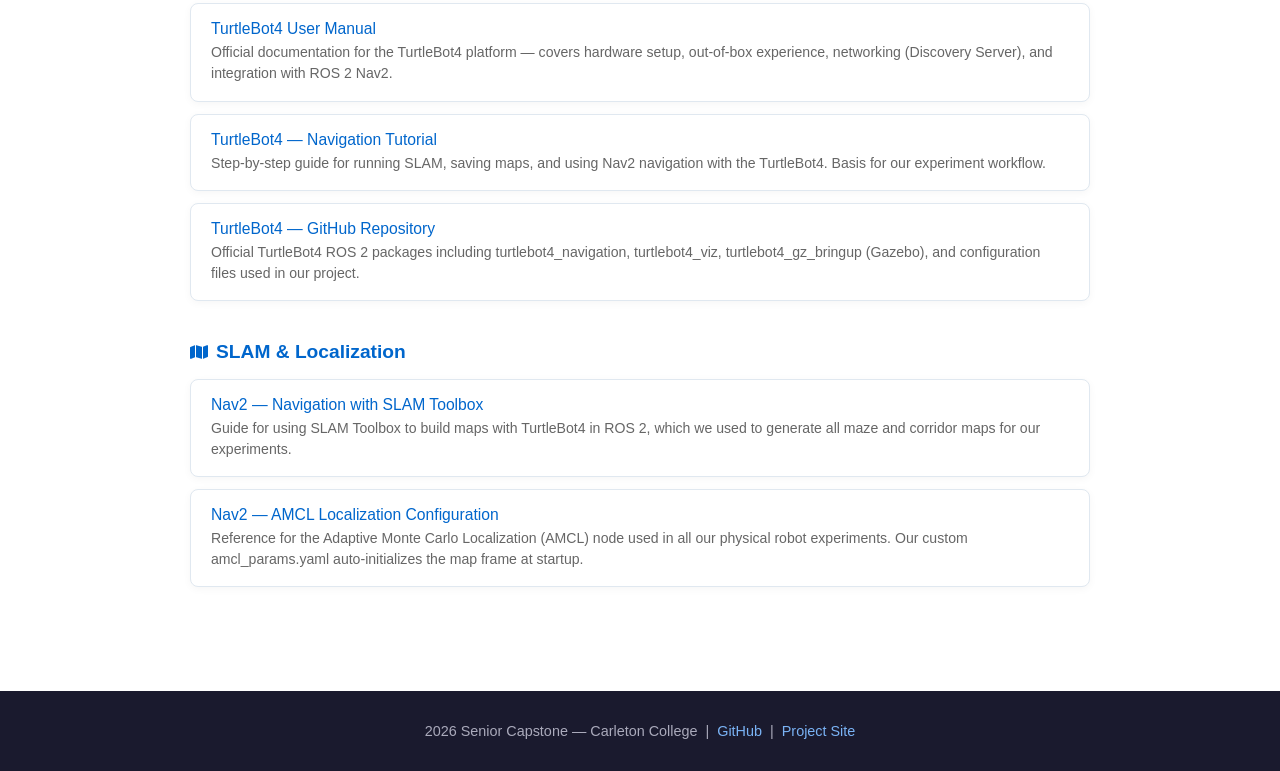
<file: sources.html>
<!DOCTYPE html>
<html lang="en">
<head>
    <meta charset="UTF-8">
    <meta name="viewport" content="width=device-width, initial-scale=1.0">
    <title>Obstacle Avoiding Path Planning — Sources</title>
    <link rel="stylesheet" href="style.css">
    <link rel="stylesheet" href="https://cdnjs.cloudflare.com/ajax/libs/font-awesome/6.0.0/css/all.min.css">
</head>
<body>

    <header>
        <nav class="navbar">
            <div class="nav-links">
                <a href="index.html">Overview</a>
                <a href="demos.html">Demo/Videos</a>
                <a href="results.html">Results/Data</a>
                <a href="sources.html">Sources</a>
                <a href="about.html">About</a>
            </div>
            <div class="nav-icon">
                <a href="https://github.com/Raccoonee/obstacle-avoidance-comps" target="_blank" title="GitHub Repository">
                    <i class="fab fa-github"></i>
                </a>
            </div>
        </nav>
    </header>

    <main>

        <div class="page-header">
            <h1>Sources</h1>
            <p>Literature review, algorithm references, and documentation links</p>
        </div>

        <section class="section">
            <div class="sources-section">

                <!-- LITERATURE REVIEW -->
                <div class="source-group">
                    <h3><i class="fas fa-book-open"></i> Literature Review</h3>

                    <div class="lit-review-box">
                        <h4>A* Search Algorithm</h4>
                        <p>
                            Hart, P. E., Nilsson, N. J., &amp; Raphael, B. (1968). A formal basis for the heuristic determination
                            of minimum cost paths. <em>IEEE Transactions on Systems Science and Cybernetics, 4</em>(2), 100–107.
                            The original paper introducing the A* algorithm and its heuristic admissibility conditions.
                        </p>
                        <p class="authors">Hart, Nilsson, Raphael &mdash; 1968</p>
                    </div>

                    <div class="lit-review-box">
                        <h4>D* Lite — Incremental Heuristic Search</h4>
                        <p>
                            Koenig, S., &amp; Likhachev, M. (2002). D* Lite. <em>Proceedings of the AAAI Conference on Artificial
                            Intelligence</em>, 476–483. D* Lite is a simplified version of D* that uses Lifelong Planning A*
                            to efficiently replan paths when the robot's map changes during navigation.
                        </p>
                        <p class="authors">Koenig, Likhachev &mdash; AAAI 2002</p>
                    </div>

                    <div class="lit-review-box">
                        <h4>Jump Point Search</h4>
                        <p>
                            Harabor, D., &amp; Grastien, A. (2011). Online graph pruning for pathfinding on grid maps.
                            <em>Proceedings of the AAAI Conference on Artificial Intelligence</em>, 1114–1119.
                            Introduces Jump Point Search, which prunes symmetrical paths in uniform-cost grids to
                            accelerate A* by orders of magnitude.
                        </p>
                        <p class="authors">Harabor, Grastien &mdash; AAAI 2011</p>
                    </div>

                    <div class="lit-review-box">
                        <h4>Dynamic Window Approach</h4>
                        <p>
                            Fox, D., Burgard, W., &amp; Thrun, S. (1997). The dynamic window approach to collision avoidance.
                            <em>IEEE Robotics &amp; Automation Magazine, 4</em>(1), 23–33.
                            The foundational paper for DWA, describing velocity-space sampling with kinematic constraints
                            for reactive local navigation.
                        </p>
                        <p class="authors">Fox, Burgard, Thrun &mdash; IEEE RA Magazine 1997</p>
                    </div>

                    <div class="lit-review-box">
                        <h4>Project Proposal &amp; Literature Review</h4>
                        <p>
                            Daniel, Devin, Dexter, Kat, Oliver, &amp; Raquel. (2026). <em>Obstacle Avoiding Path Planning:
                            A Comparative Study of A*, D* Lite, Jump Point Search, and Dynamic Window Approach on a TurtleBot4.</em>
                            Carleton College Senior Capstone. This proposal outlines the motivation, related work, algorithm
                            descriptions, experimental methodology, and evaluation criteria for the project.
                        </p>
                        <p class="authors">Daniel, Devin, Dexter, Kat, Oliver, Raquel &mdash; Carleton College 2026</p>
                        <div class="pdf-viewer-wrapper">
                            <div class="pdf-viewer-header">
                                <i class="fas fa-file-pdf"></i>
                                Project Proposal Draft
                                <a class="pdf-download-link" href="Project Proposal Draft - Daniel, Devin, Dexter, Kat, Oliver, Raquel.pdf" download>
                                    <i class="fas fa-download"></i> Download PDF
                                </a>
                            </div>
                            <iframe
                                class="pdf-viewer"
                                src="Project Proposal Draft - Daniel, Devin, Dexter, Kat, Oliver, Raquel.pdf"
                                title="Project Proposal Draft">
                                <p>Your browser does not support inline PDFs.
                                    <a href="Project Proposal Draft - Daniel, Devin, Dexter, Kat, Oliver, Raquel.pdf">Download the PDF</a> to view it.
                                </p>
                            </iframe>
                        </div>
                    </div>
                </div>

                <!-- PROJECT CODE -->
                <div class="source-group">
                    <h3><i class="fab fa-github"></i> Project Code &amp; Repository</h3>
                    <ul class="source-list">
                        <li>
                            <a href="https://github.com/Raccoonee/obstacle-avoidance-comps" target="_blank">
                                obstacle-avoidance-comps — GitHub
                            </a>
                            <span class="source-desc">
                                Main project repository containing all ROS 2 algorithm packages: A*, D* Lite, JPS,
                                DWA, and the Hybrid A* + DWA stack. Includes launch files, parameter configs, and map files.
                            </span>
                        </li>
                        <li>
                            <a href="https://katsmiricinschi.github.io/obstacleavoidingpathplanning/" target="_blank">
                                Project Website
                            </a>
                            <span class="source-desc">
                                This project site with overviews, video demos, and results data.
                            </span>
                        </li>
                    </ul>
                </div>

                <!-- ROS 2 -->
                <div class="source-group">
                    <h3><i class="fas fa-robot"></i> ROS 2 Documentation</h3>
                    <ul class="source-list">
                        <li>
                            <a href="https://docs.ros.org/en/jazzy/index.html" target="_blank">
                                ROS 2 Jazzy Documentation
                            </a>
                            <span class="source-desc">
                                Official documentation for ROS 2 Jazzy Jalisco — the primary ROS 2 distribution used in this project.
                                Covers installation, core concepts, topic/service/action communication, and TF2.
                            </span>
                        </li>
                        <li>
                            <a href="https://docs.ros.org/en/humble/index.html" target="_blank">
                                ROS 2 Humble Documentation
                            </a>
                            <span class="source-desc">
                                Documentation for ROS 2 Humble Hawksbill (LTS). This project also supports Humble — swap
                                <code>jazzy</code> for <code>humble</code> in all commands.
                            </span>
                        </li>
                    </ul>
                </div>

                <!-- Nav2 -->
                <div class="source-group">
                    <h3><i class="fas fa-map-marked-alt"></i> Nav2 Documentation</h3>
                    <ul class="source-list">
                        <li>
                            <a href="https://docs.nav2.org/" target="_blank">
                                Nav2 — The ROS 2 Navigation Stack
                            </a>
                            <span class="source-desc">
                                The Nav2 project provides a complete navigation system for ROS 2 robots, including
                                global planners, local controllers (DWA-based), costmaps, AMCL localization, and behavior trees.
                                Our Hybrid stack mirrors the Nav2 planner/controller architecture.
                            </span>
                        </li>
                        <li>
                            <a href="https://docs.nav2.org/configuration/packages/configuring-dwb-controller.html" target="_blank">
                                Nav2 — DWB Local Planner Configuration
                            </a>
                            <span class="source-desc">
                                Reference for Nav2's DWB (Dynamic Window Base) local planner — the production version of DWA.
                                Useful for comparing our custom DWA parameters against the Nav2 defaults.
                            </span>
                        </li>
                        <li>
                            <a href="https://docs.nav2.org/configuration/packages/configuring-navfn-planner.html" target="_blank">
                                Nav2 — NavFn (A*) Global Planner Configuration
                            </a>
                            <span class="source-desc">
                                Nav2's NavFn global planner implements Dijkstra's algorithm and A*. Reference for comparing
                                our custom A* implementation with the Nav2 baseline.
                            </span>
                        </li>
                    </ul>
                </div>

                <!-- TurtleBot4 -->
                <div class="source-group">
                    <h3><i class="fas fa-cog"></i> TurtleBot4 Documentation</h3>
                    <ul class="source-list">
                        <li>
                            <a href="https://turtlebot.github.io/turtlebot4-user-manual/" target="_blank">
                                TurtleBot4 User Manual
                            </a>
                            <span class="source-desc">
                                Official documentation for the TurtleBot4 platform — covers hardware setup, out-of-box
                                experience, networking (Discovery Server), and integration with ROS 2 Nav2.
                            </span>
                        </li>
                        <li>
                            <a href="https://turtlebot.github.io/turtlebot4-user-manual/tutorials/navigation.html" target="_blank">
                                TurtleBot4 — Navigation Tutorial
                            </a>
                            <span class="source-desc">
                                Step-by-step guide for running SLAM, saving maps, and using Nav2 navigation with
                                the TurtleBot4. Basis for our experiment workflow.
                            </span>
                        </li>
                        <li>
                            <a href="https://github.com/turtlebot/turtlebot4" target="_blank">
                                TurtleBot4 — GitHub Repository
                            </a>
                            <span class="source-desc">
                                Official TurtleBot4 ROS 2 packages including turtlebot4_navigation, turtlebot4_viz,
                                turtlebot4_gz_bringup (Gazebo), and configuration files used in our project.
                            </span>
                        </li>
                    </ul>
                </div>

                <!-- SLAM -->
                <div class="source-group">
                    <h3><i class="fas fa-map"></i> SLAM &amp; Localization</h3>
                    <ul class="source-list">
                        <li>
                            <a href="https://docs.nav2.org/tutorials/docs/navigation2_with_slam.html" target="_blank">
                                Nav2 — Navigation with SLAM Toolbox
                            </a>
                            <span class="source-desc">
                                Guide for using SLAM Toolbox to build maps with TurtleBot4 in ROS 2, which we used to
                                generate all maze and corridor maps for our experiments.
                            </span>
                        </li>
                        <li>
                            <a href="https://docs.nav2.org/configuration/packages/configuring-amcl.html" target="_blank">
                                Nav2 — AMCL Localization Configuration
                            </a>
                            <span class="source-desc">
                                Reference for the Adaptive Monte Carlo Localization (AMCL) node used in all our
                                physical robot experiments. Our custom <code>amcl_params.yaml</code> auto-initializes
                                the map frame at startup.
                            </span>
                        </li>
                    </ul>
                </div>

            </div>
        </section>

    </main>

    <footer>
        <p>
            2026 Senior Capstone &mdash; Carleton College &nbsp;|&nbsp;
            <a href="https://github.com/Raccoonee/obstacle-avoidance-comps" target="_blank">GitHub</a>
            &nbsp;|&nbsp;
            <a href="https://katsmiricinschi.github.io/obstacleavoidingpathplanning/" target="_blank">Project Site</a>
        </p>
    </footer>

</body>
</html>
</file>
<file: style.css>
/* General Reset */
* {
    margin: 0;
    padding: 0;
    box-sizing: border-box;
    font-family: 'Segoe UI', Tahoma, Geneva, Verdana, sans-serif;
}

/* Header & Navigation */
header {
    background-color: #0066cc;
    padding: 1rem 2rem;
    position: sticky;
    top: 0;
    z-index: 1000;
}

.navbar {
    display: flex;
    justify-content: space-between;
    align-items: center;
    max-width: 1200px;
    margin: 0 auto;
}

.nav-links a {
    color: white;
    text-decoration: none;
    margin-right: 20px;
    font-weight: 500;
    transition: opacity 0.3s;
}

.nav-links a:hover {
    opacity: 0.7;
}

.nav-icon i {
    color: white;
    font-size: 1.5rem;
    transition: transform 0.3s;
}

.nav-icon i:hover {
    transform: scale(1.1);
}

/* HERO SECTION */
.hero-section {
    height: 70vh;
    display: flex;
    align-items: center;
    justify-content: center;
    text-align: center;
    color: white;
    background: linear-gradient(rgba(0, 0, 0, 0.45), rgba(0, 0, 0, 0.45)),
                url('images/bg-hero.gif') no-repeat center center/cover;
    background-color: #1a3a5c;
}

.hero-content h1 {
    font-size: 3rem;
    font-weight: 700;
    line-height: 1.2;
    text-shadow: 2px 2px 10px rgba(0, 0, 0, 0.5);
    margin-bottom: 1rem;
}

.hero-content h3 {
    font-size: 1.3rem;
    font-weight: 400;
    opacity: 0.9;
    text-shadow: 1px 1px 6px rgba(0, 0, 0, 0.4);
}

/* PAGE HEADER (for inner pages) */
.page-header {
    background: linear-gradient(rgba(0, 0, 0, 0.5), rgba(0, 0, 0, 0.5)),
                url('images/bg-header.gif') no-repeat center center/cover;
    background-color: #004a99;
    color: white;
    padding: 3rem 2rem;
    text-align: center;
}

.page-header h1 {
    font-size: 2.5rem;
    font-weight: 700;
    margin-bottom: 0.5rem;
}

.page-header p {
    font-size: 1.1rem;
    opacity: 0.9;
}

/* SECTION WRAPPER */
.section {
    padding: 4rem 2rem;
    max-width: 1200px;
    margin: 0 auto;
}

.section-alt {
    background-color: #f7f9fc;
    padding: 4rem 2rem;
}

.section-alt .section-inner {
    max-width: 1200px;
    margin: 0 auto;
}

.section-title {
    font-size: 2rem;
    font-weight: 700;
    color: #0066cc;
    margin-bottom: 0.5rem;
    text-align: center;
}

.section-subtitle {
    text-align: center;
    color: #666;
    margin-bottom: 2.5rem;
    font-size: 1rem;
}

.section-divider {
    border: none;
    border-top: 3px solid #0066cc;
    width: 60px;
    margin: 0.5rem auto 2.5rem;
}

/* OVERVIEW TEXT BOX */
.text-box {
    color: #555;
    max-width: 860px;
    margin: 0 auto;
    line-height: 1.8;
    font-size: 1.05rem;
}

/* ALGORITHM SCROLL — plain text flow */
.algorithm-scroll {
    display: flex;
    flex-direction: column;
    gap: 0;
    margin-top: 2rem;
    max-width: 860px;
    margin-left: auto;
    margin-right: auto;
}

.algorithm-row {
    padding: 2.5rem 0;
    border-bottom: 1px solid #e4eaf2;
}

.algorithm-row:last-child {
    border-bottom: none;
}

.algo-row-label {
    display: flex;
    align-items: center;
    gap: 0.75rem;
    margin-bottom: 0.6rem;
}

.algo-row-label h3 {
    font-size: 1.25rem;
    color: #1a1a2e;
    font-weight: 700;
}

.algo-row-content {
    padding: 0;
}

.algo-row-content p {
    color: #555;
    line-height: 1.75;
    font-size: 0.97rem;
    margin-bottom: 1rem;
}

.algo-tag {
    display: inline-block;
    background: #0066cc;
    color: white;
    font-size: 0.72rem;
    font-weight: 600;
    text-transform: uppercase;
    letter-spacing: 0.08em;
    padding: 0.22rem 0.65rem;
    border-radius: 4px;
}

.algo-tag.dynamic {
    background: #e05c00;
}

.algo-tag.reactive {
    background: #007a44;
}

.algo-tag.hybrid {
    background: #6a0dad;
}

.algo-features {
    list-style: none;
    padding: 0;
}

.algo-features li {
    color: #555;
    font-size: 0.95rem;
    line-height: 1.7;
    padding-left: 1.2rem;
    position: relative;
}

.algo-features li::before {
    content: "›";
    color: #0066cc;
    font-weight: bold;
    position: absolute;
    left: 0;
}

/* PROS CONS INLINE (inside scroll rows) */
.pros-cons-inline {
    display: flex;
    flex-direction: column;
    gap: 0.75rem;
}

.pros-heading {
    display: block;
    color: #007a44;
    font-size: 0.85rem;
    text-transform: uppercase;
    letter-spacing: 0.06em;
    margin-bottom: 0.5rem;
}

.cons-heading {
    display: block;
    color: #cc2200;
    font-size: 0.85rem;
    text-transform: uppercase;
    letter-spacing: 0.06em;
    margin-bottom: 0.5rem;
}

/* VIDEO SECTION */
.video-grid {
    display: grid;
    grid-template-columns: repeat(auto-fit, minmax(340px, 1fr));
    gap: 2rem;
    margin-top: 2rem;
}

.video-card {
    background: white;
    border-radius: 10px;
    overflow: hidden;
    border: 1px solid #e0e8f0;
    box-shadow: 0 4px 16px rgba(0, 0, 0, 0.07);
}

.video-embed {
    width: 100%;
    aspect-ratio: 16 / 9;
    background: #dde6f0;
    display: flex;
    align-items: center;
    justify-content: center;
    color: #888;
    font-size: 0.9rem;
    text-align: center;
    border-radius: 6px;
}

.video-embed iframe {
    width: 100%;
    height: 100%;
    border: none;
    border-radius: 6px;
}

/* Constrain video embed inside a scroll row */
.algo-row-content .video-embed {
    max-width: 560px;
}

.video-info {
    padding: 1rem 1.25rem;
}

.video-info h4 {
    color: #1a1a2e;
    font-size: 1rem;
    margin-bottom: 0.3rem;
}

.video-info p {
    color: #666;
    font-size: 0.88rem;
    line-height: 1.5;
}

/* RESULTS TABLE */
.results-table-wrapper {
    overflow-x: auto;
    border-radius: 8px;
    border: 1px solid #d0dce8;
    box-shadow: 0 4px 16px rgba(0, 0, 0, 0.06);
}

.results-table {
    width: 100%;
    border-collapse: collapse;
    background: white;
    font-size: 0.95rem;
}

.results-table thead {
    background: #0066cc;
    color: white;
}

.results-table thead th {
    padding: 0.9rem 1.2rem;
    text-align: left;
    font-weight: 600;
    font-size: 0.9rem;
    letter-spacing: 0.03em;
}

.results-table tbody tr {
    border-bottom: 1px solid #e8eef5;
    transition: background 0.15s;
}

.results-table tbody tr:hover {
    background: #f0f6ff;
}

.results-table tbody td {
    padding: 0.85rem 1.2rem;
    color: #333;
}

.results-table tbody tr:last-child {
    border-bottom: none;
}

.results-table .algo-label {
    font-weight: 600;
    color: #0066cc;
}

.results-table .fail {
    color: #cc2200;
    font-weight: 600;
}

.results-table .fail-partial {
    color: #b87000;
    font-weight: 600;
}

.results-table .group-header td {
    background: #e8f0fb;
    color: #0066cc;
    font-weight: 700;
    font-size: 0.85rem;
    text-transform: uppercase;
    letter-spacing: 0.06em;
    padding: 0.5rem 1.2rem;
}

/* PROS CONS */
.pros-cons-grid {
    display: grid;
    grid-template-columns: repeat(auto-fit, minmax(300px, 1fr));
    gap: 1.5rem;
    margin-top: 2rem;
}

.pros-cons-card {
    background: white;
    border-radius: 10px;
    padding: 1.5rem;
    border: 1px solid #e0e8f0;
    box-shadow: 0 4px 12px rgba(0, 0, 0, 0.06);
}

.pros-cons-card h4 {
    font-size: 1.05rem;
    color: #1a1a2e;
    margin-bottom: 1rem;
    padding-bottom: 0.5rem;
    border-bottom: 2px solid #e0e8f0;
}

.pros-list,
.cons-list {
    list-style: none;
    padding: 0;
    margin-bottom: 0.75rem;
}

.pros-list li,
.cons-list li {
    font-size: 0.9rem;
    color: #444;
    padding: 0.3rem 0;
    padding-left: 1.4rem;
    position: relative;
    line-height: 1.5;
}

.pros-list li::before {
    content: "✓";
    color: #007a44;
    font-weight: bold;
    position: absolute;
    left: 0;
}

.cons-list li::before {
    content: "✗";
    color: #cc2200;
    font-weight: bold;
    position: absolute;
    left: 0;
}

/* SOURCES */
.sources-section {
    max-width: 900px;
    margin: 0 auto;
}

.source-group {
    margin-bottom: 2.5rem;
}

.source-group h3 {
    font-size: 1.2rem;
    color: #0066cc;
    margin-bottom: 1rem;
    display: flex;
    align-items: center;
    gap: 0.5rem;
}

.source-group h3 i {
    font-size: 1rem;
}

.source-list {
    list-style: none;
    padding: 0;
}

.source-list li {
    background: white;
    border: 1px solid #e0e8f0;
    border-radius: 8px;
    padding: 1rem 1.25rem;
    margin-bottom: 0.75rem;
    box-shadow: 0 2px 8px rgba(0, 0, 0, 0.04);
    transition: border-color 0.2s;
}

.source-list li:hover {
    border-color: #0066cc;
}

.source-list a {
    color: #0066cc;
    text-decoration: none;
    font-weight: 500;
    font-size: 0.98rem;
}

.source-list a:hover {
    text-decoration: underline;
}

.source-list .source-desc {
    display: block;
    color: #666;
    font-size: 0.88rem;
    margin-top: 0.25rem;
    line-height: 1.5;
}

.lit-review-box {
    background: white;
    border: 1px solid #e0e8f0;
    border-left: 4px solid #0066cc;
    border-radius: 8px;
    padding: 1.5rem 1.75rem;
    margin-bottom: 1.5rem;
    box-shadow: 0 2px 10px rgba(0, 0, 0, 0.05);
}

.lit-review-box h4 {
    color: #1a1a2e;
    font-size: 1.05rem;
    margin-bottom: 0.5rem;
}

.lit-review-box p {
    color: #555;
    font-size: 0.93rem;
    line-height: 1.7;
}

.lit-review-box .authors {
    color: #0066cc;
    font-size: 0.88rem;
    margin-top: 0.5rem;
    font-style: italic;
}

/* PDF VIEWER */
.pdf-viewer-wrapper {
    margin-top: 1.25rem;
    border: 1px solid #d0dcea;
    border-radius: 8px;
    overflow: hidden;
    box-shadow: 0 4px 16px rgba(0, 0, 0, 0.08);
}

.pdf-viewer-header {
    display: flex;
    align-items: center;
    gap: 0.5rem;
    background: #0066cc;
    color: white;
    padding: 0.6rem 1rem;
    font-size: 0.92rem;
    font-weight: 500;
}

.pdf-viewer-header i.fa-file-pdf {
    font-size: 1rem;
}

.pdf-download-link {
    margin-left: auto;
    color: white;
    text-decoration: none;
    font-size: 0.85rem;
    background: rgba(255, 255, 255, 0.2);
    padding: 0.25rem 0.65rem;
    border-radius: 4px;
    transition: background 0.2s;
}

.pdf-download-link:hover {
    background: rgba(255, 255, 255, 0.35);
}

.pdf-viewer {
    display: block;
    width: 100%;
    height: 780px;
    border: none;
    background: #f5f5f5;
}

/* ABOUT / TEAM MEMBERS */
.team-grid {
    display: grid;
    grid-template-columns: repeat(auto-fit, minmax(280px, 1fr));
    gap: 1.75rem;
    margin-top: 2rem;
}

.team-card {
    background: white;
    border-radius: 12px;
    padding: 2rem 1.5rem;
    text-align: center;
    border: 1px solid #e0e8f0;
    box-shadow: 0 4px 16px rgba(0, 102, 204, 0.08);
    transition: transform 0.2s, box-shadow 0.2s;
}

.team-card:hover {
    transform: translateY(-4px);
    box-shadow: 0 8px 28px rgba(0, 102, 204, 0.14);
}

.team-avatar {
    width: 80px;
    height: 80px;
    background: linear-gradient(135deg, #0066cc, #004a99);
    border-radius: 50%;
    display: flex;
    align-items: center;
    justify-content: center;
    margin: 0 auto 1rem;
    font-size: 2rem;
    color: white;
    font-weight: 700;
}

.team-card h3 {
    font-size: 1.15rem;
    color: #1a1a2e;
    margin-bottom: 0.3rem;
}

.team-card .team-role {
    color: #0066cc;
    font-size: 0.88rem;
    font-weight: 600;
    text-transform: uppercase;
    letter-spacing: 0.05em;
    margin-bottom: 0.75rem;
}

.team-card .team-bio {
    color: #666;
    font-size: 0.9rem;
    line-height: 1.6;
    margin-bottom: 1rem;
}

.team-links {
    display: flex;
    justify-content: center;
    gap: 0.75rem;
}

.team-links a {
    color: #0066cc;
    font-size: 1.1rem;
    transition: color 0.2s, transform 0.2s;
}

.team-links a:hover {
    color: #004a99;
    transform: scale(1.15);
}

/* ACKNOWLEDGEMENTS */
.acknowledgement-cards {
    display: flex;
    flex-direction: column;
    gap: 1rem;
    margin-top: 1rem;
}

.ack-card {
    display: flex;
    align-items: center;
    gap: 1.25rem;
    background: #f4f8ff;
    border: 1px solid #d0dcea;
    border-left: 4px solid #0066cc;
    border-radius: 8px;
    padding: 1rem 1.25rem;
}

.ack-avatar {
    width: 52px;
    height: 52px;
    min-width: 52px;
    background: linear-gradient(135deg, #0066cc, #004a99);
    border-radius: 50%;
    display: flex;
    align-items: center;
    justify-content: center;
    font-size: 1.1rem;
    font-weight: 700;
    color: white;
}

.ack-info h4 {
    color: #1a1a2e;
    font-size: 1rem;
    margin-bottom: 0.2rem;
}

.ack-info h4 a {
    color: #0066cc;
    text-decoration: none;
}

.ack-info h4 a:hover {
    text-decoration: underline;
}

.ack-info p {
    color: #555;
    font-size: 0.88rem;
}

/* FOOTER */
footer {
    background: #1a1a2e;
    color: #aab;
    text-align: center;
    padding: 2rem;
    font-size: 0.9rem;
    margin-top: 0;
}

footer a {
    color: #7ab3f5;
    text-decoration: none;
}

footer a:hover {
    text-decoration: underline;
}

/* UTILITY */
.text-center { text-align: center; }
.mt-1 { margin-top: 1rem; }
.mt-2 { margin-top: 2rem; }
</file>
